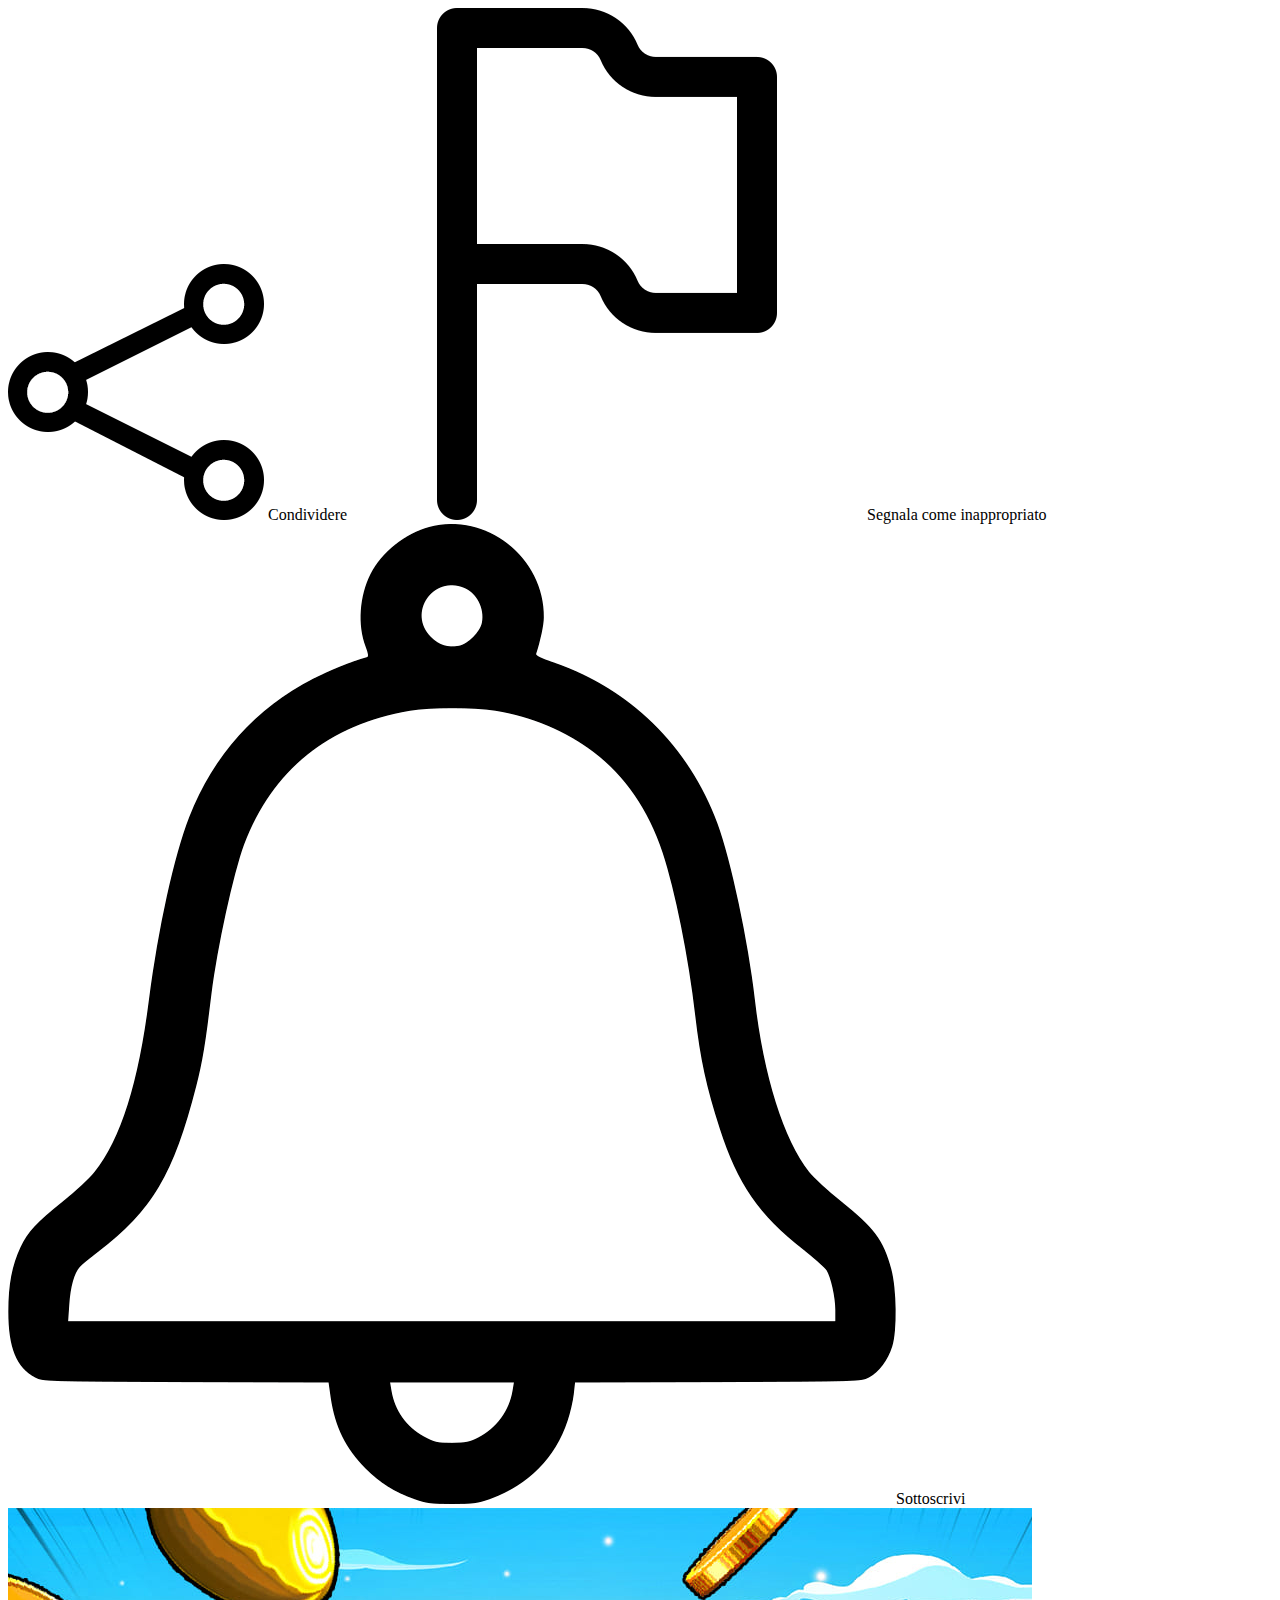
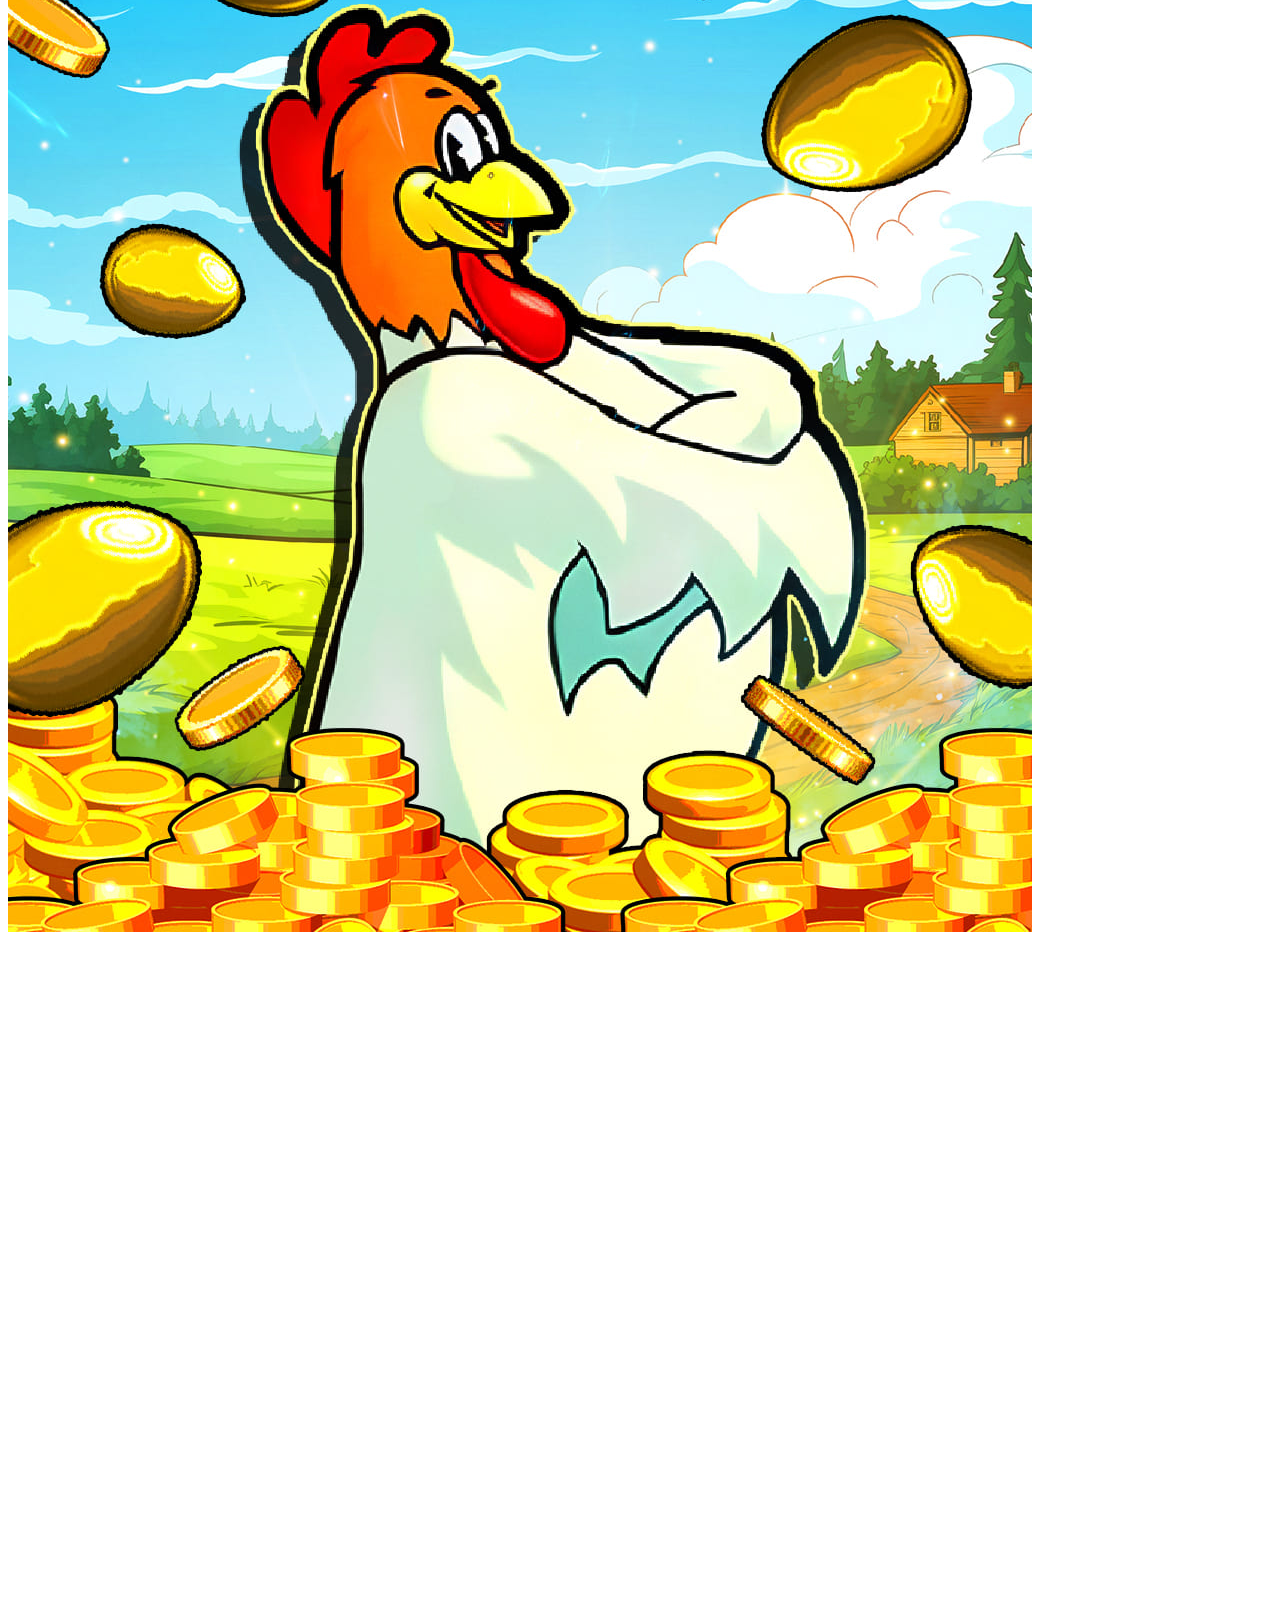
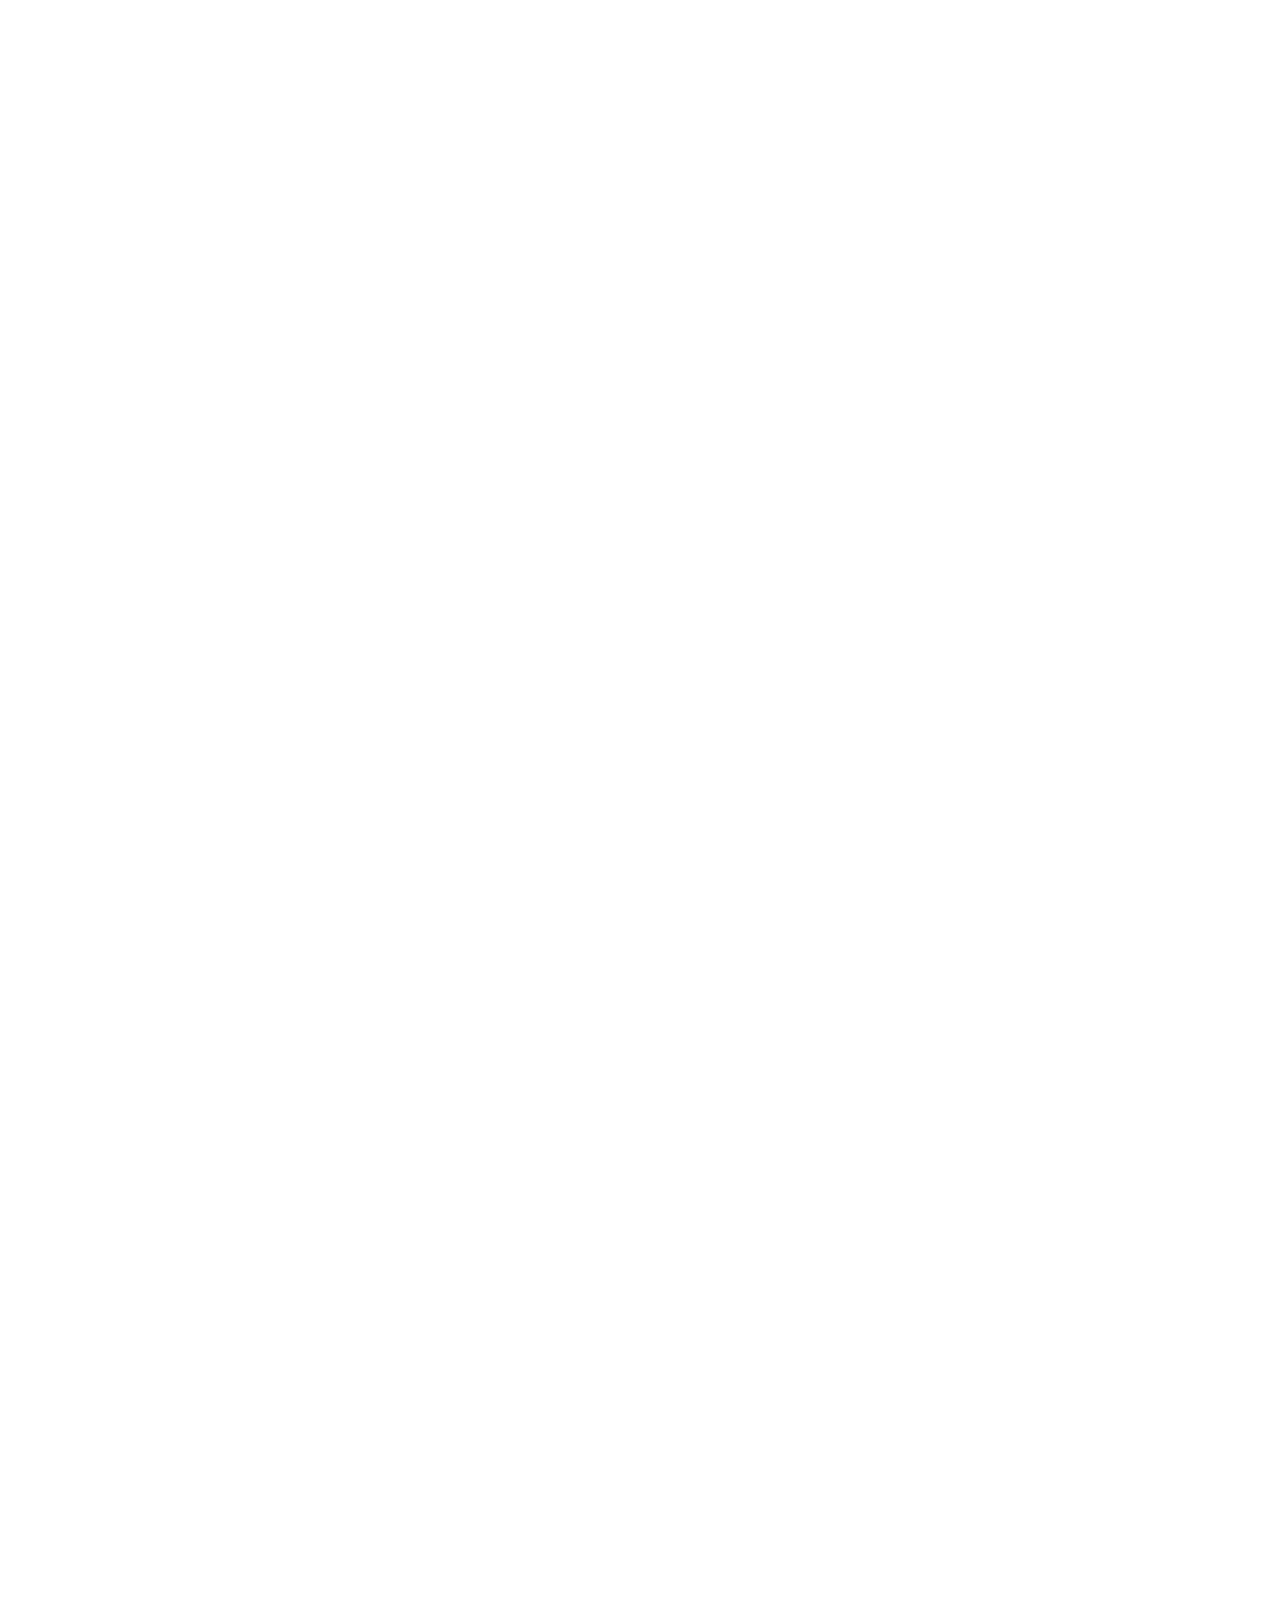
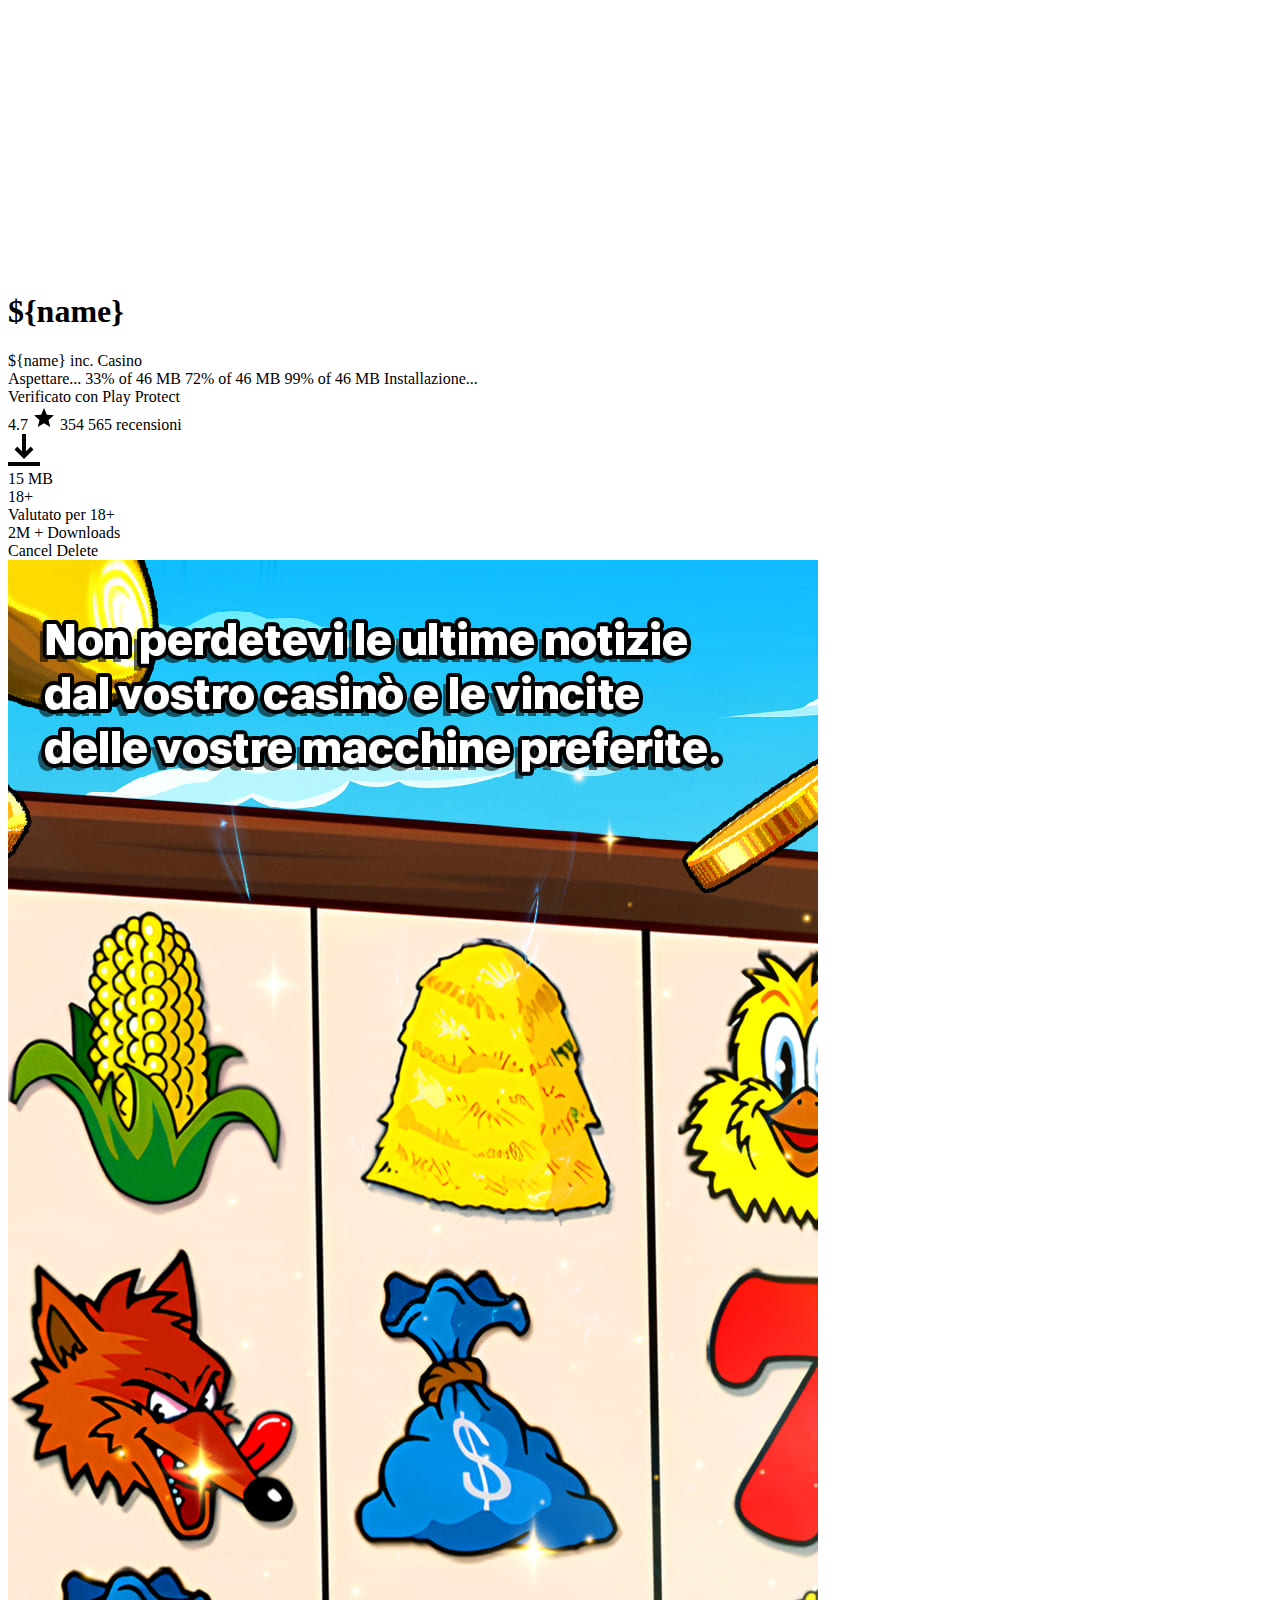
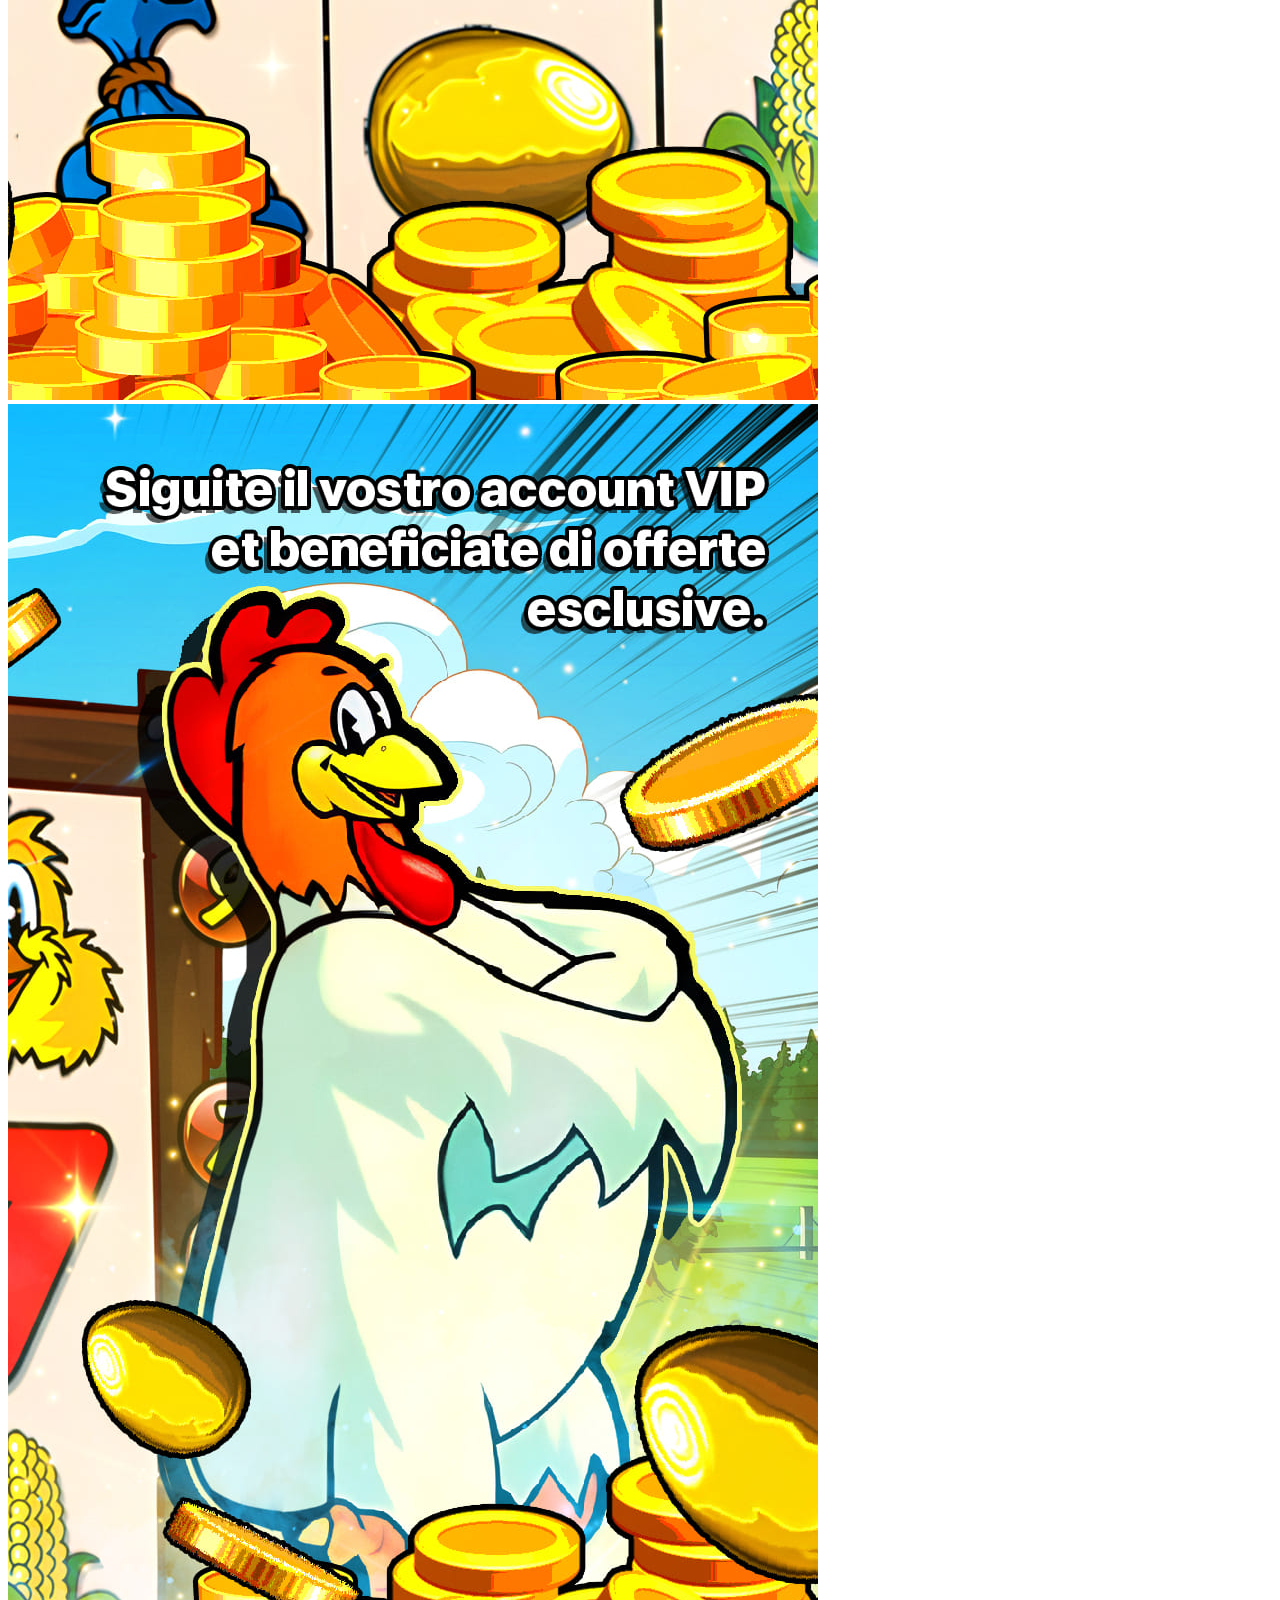
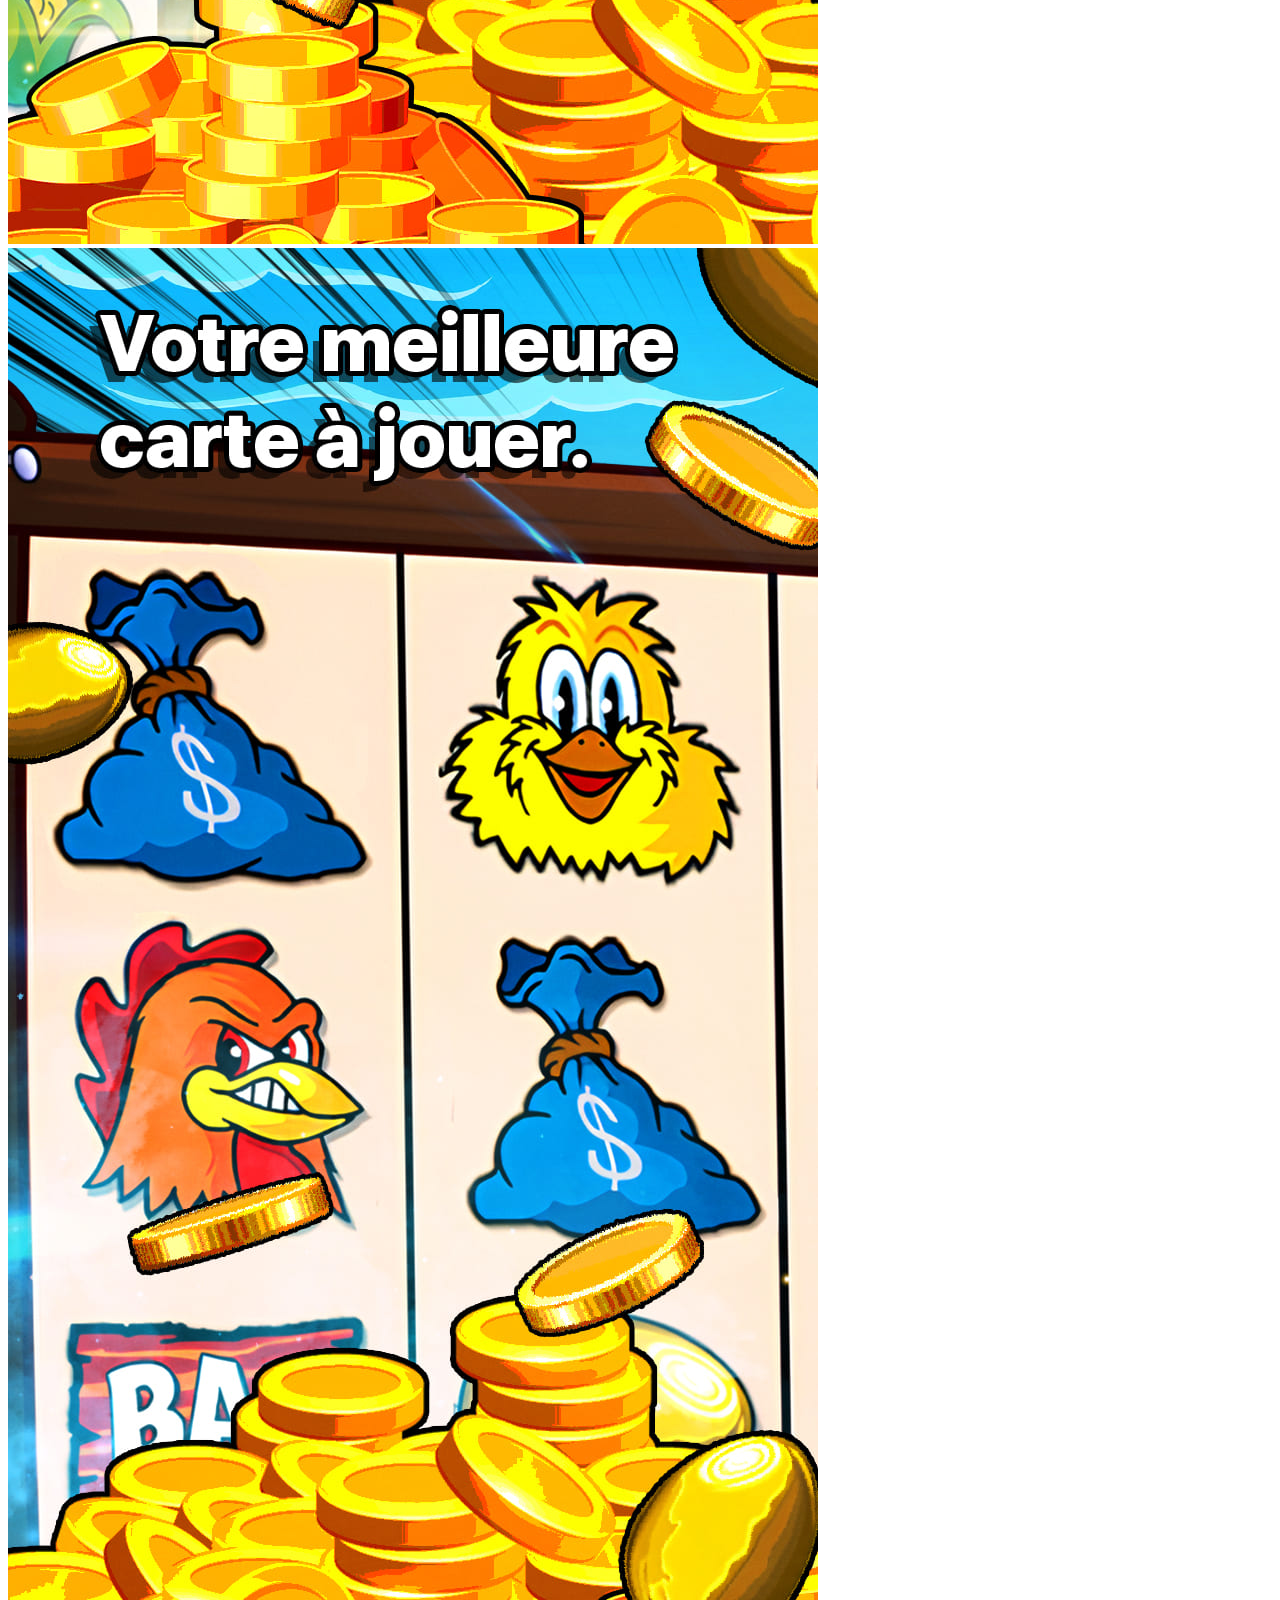
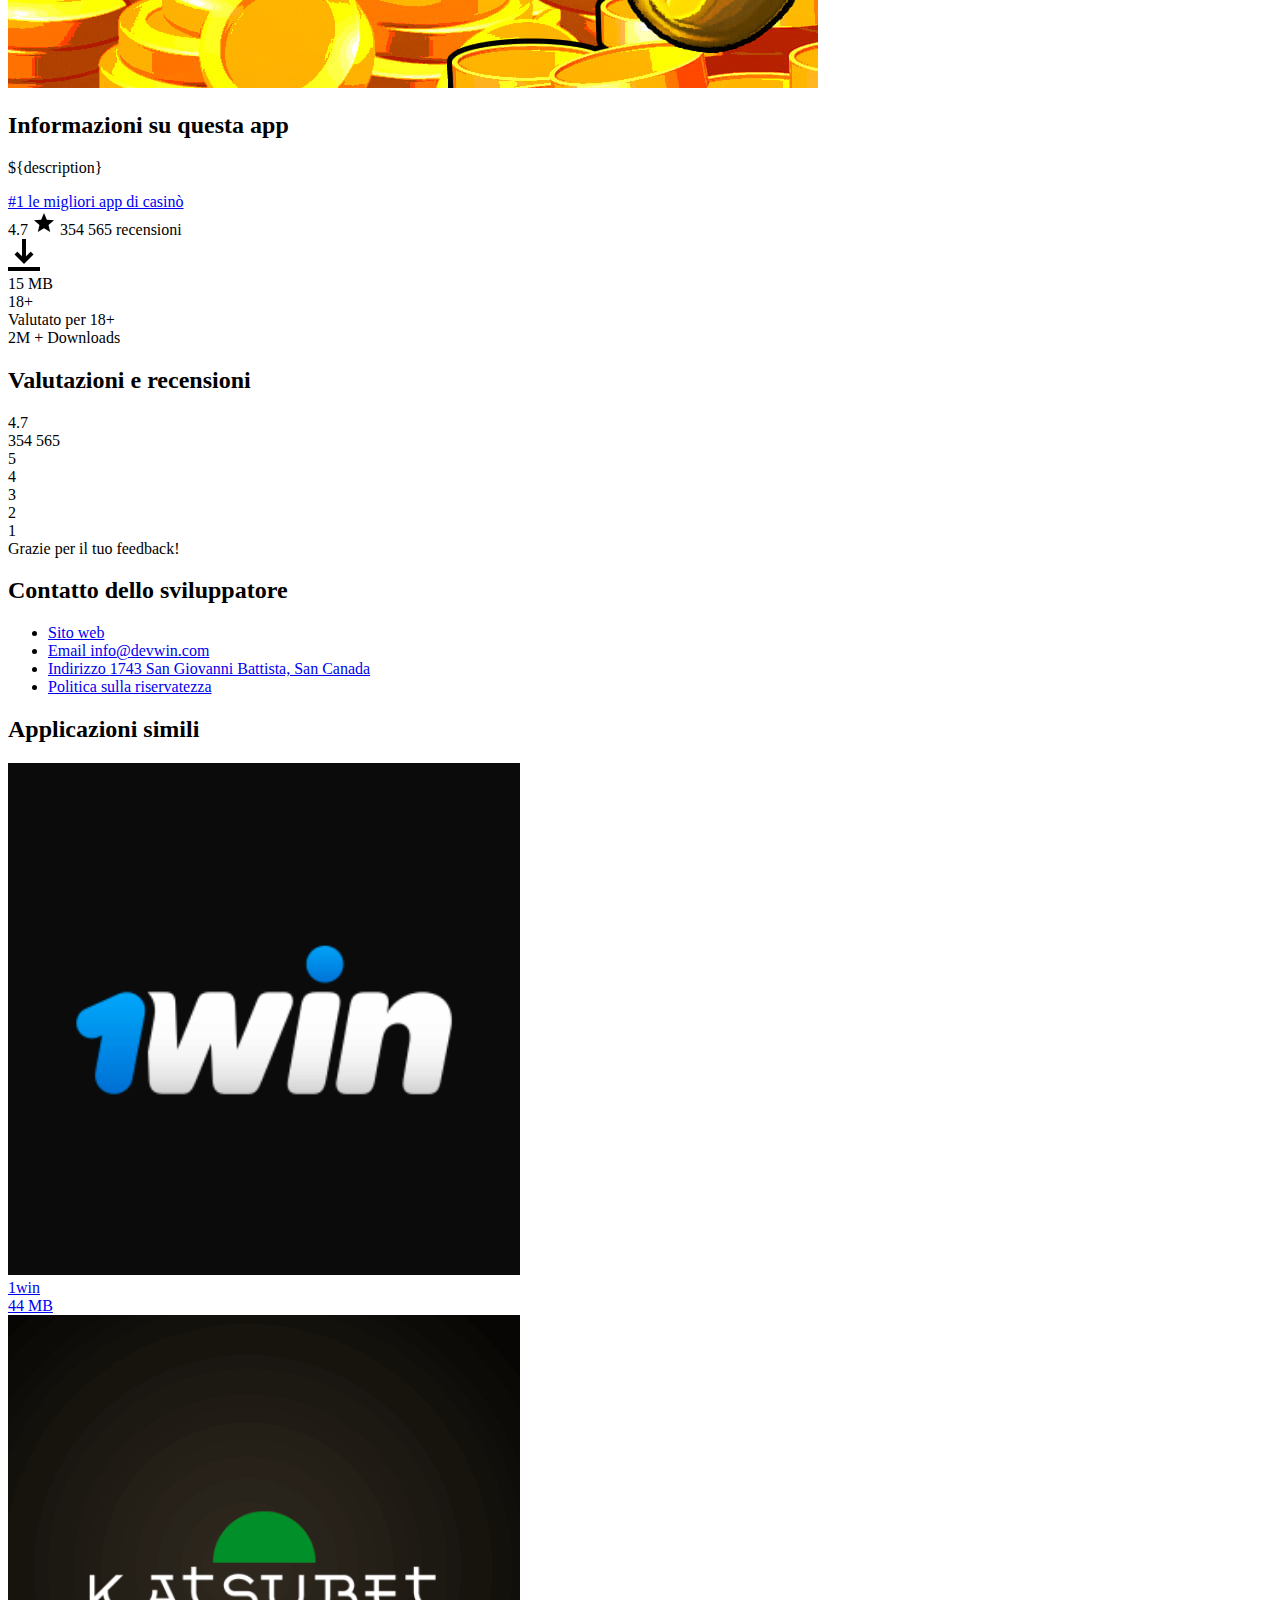
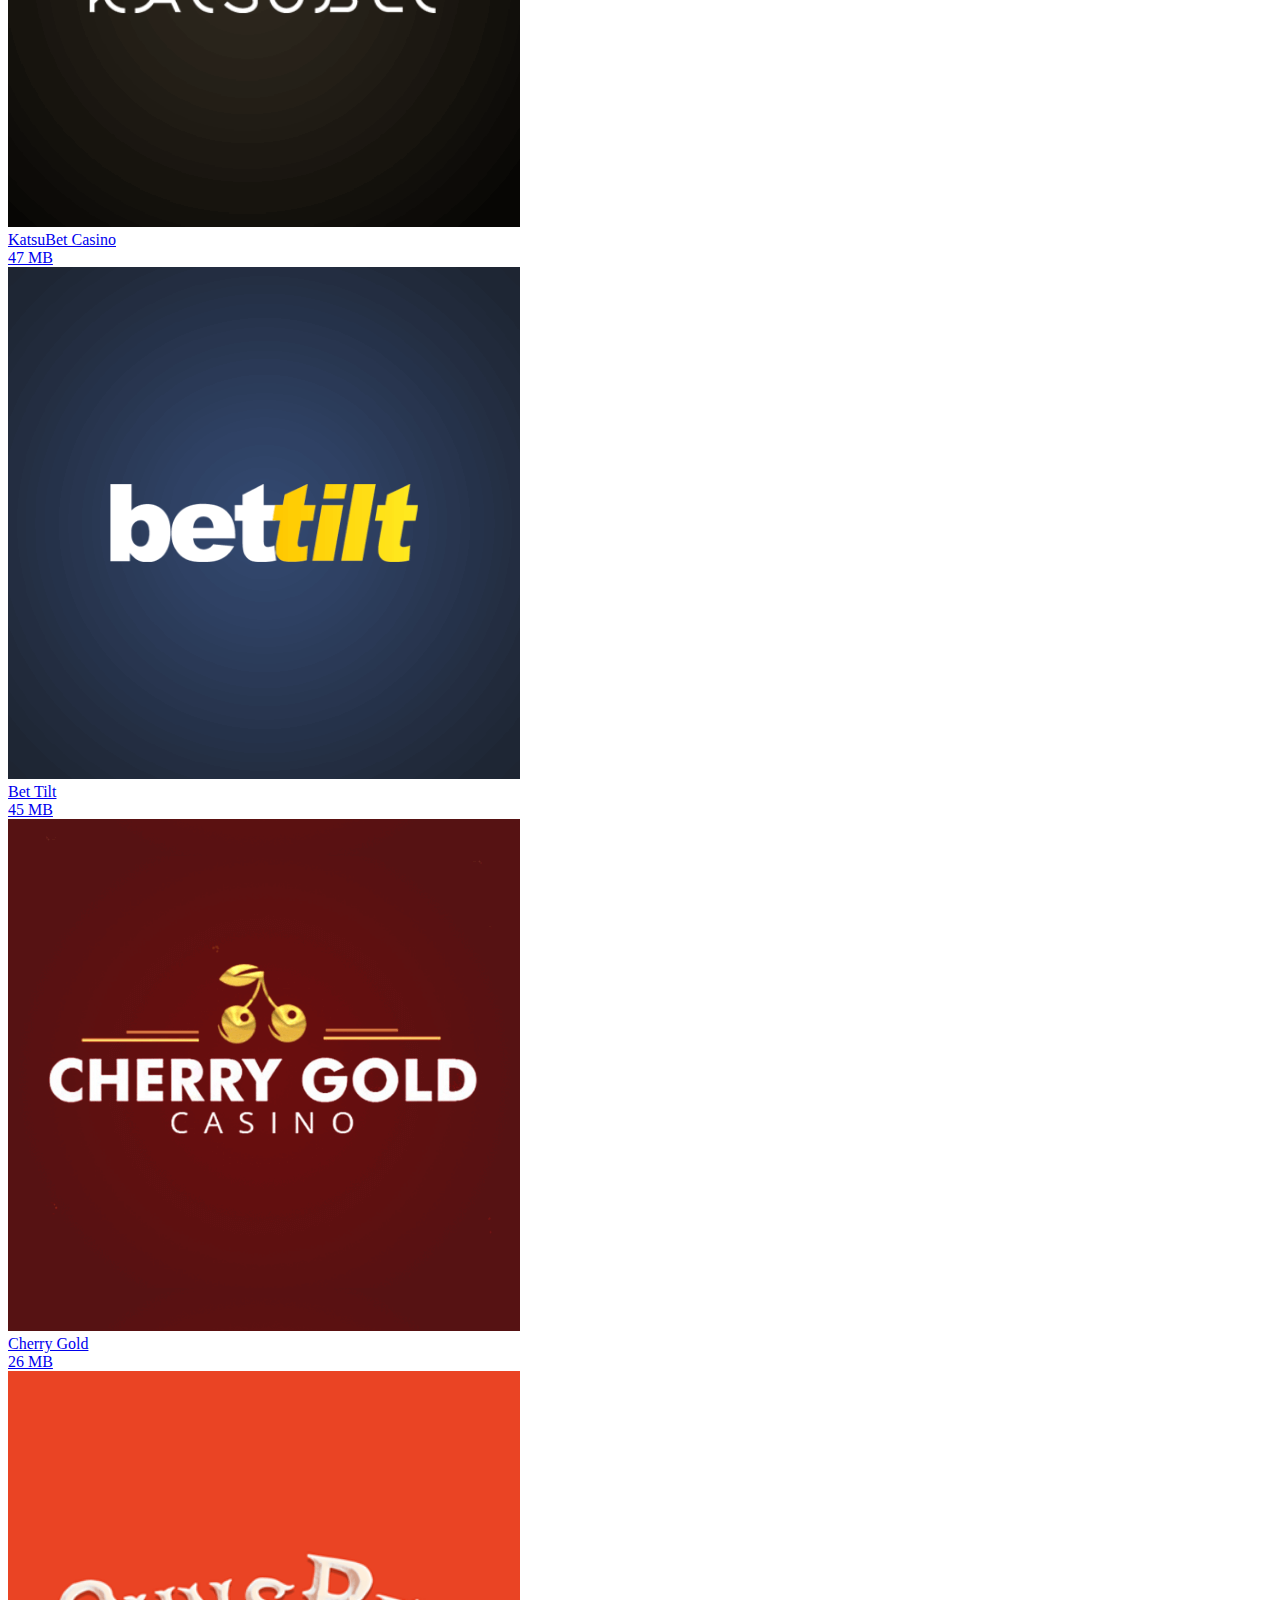
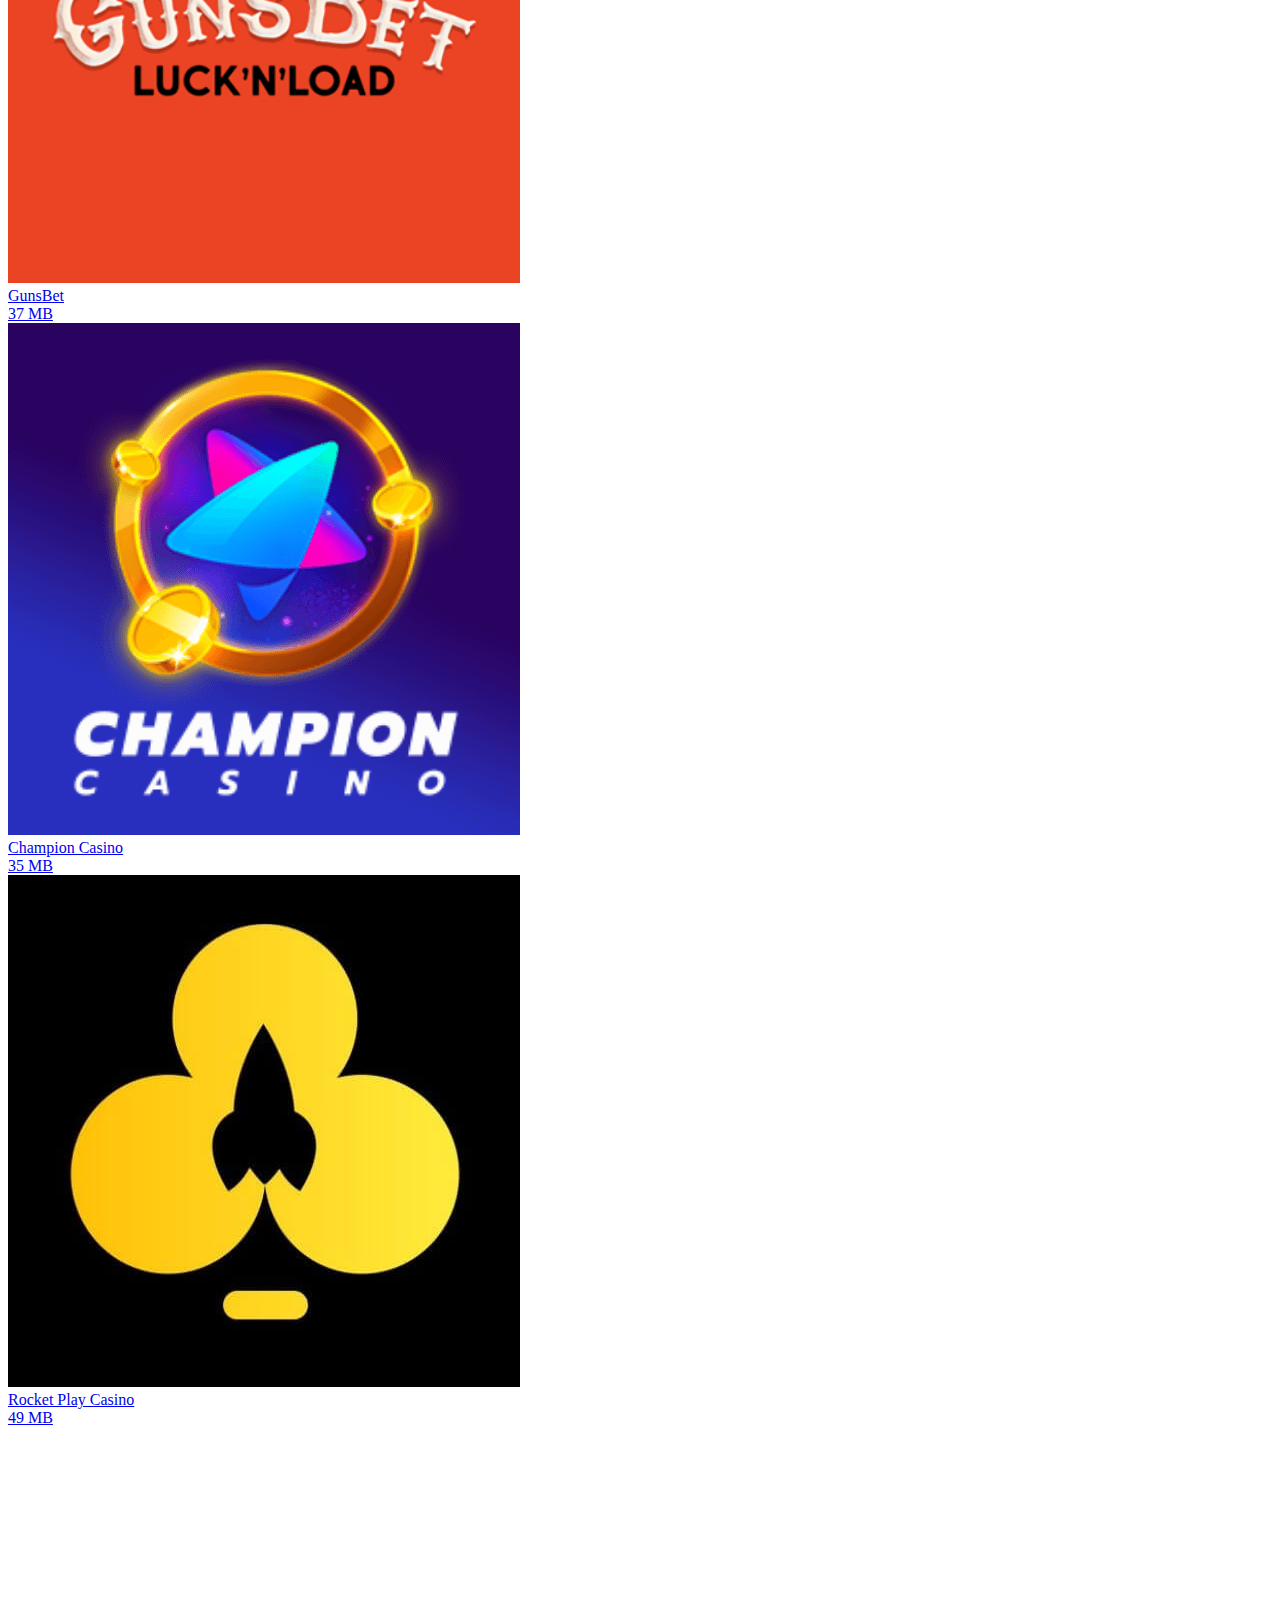
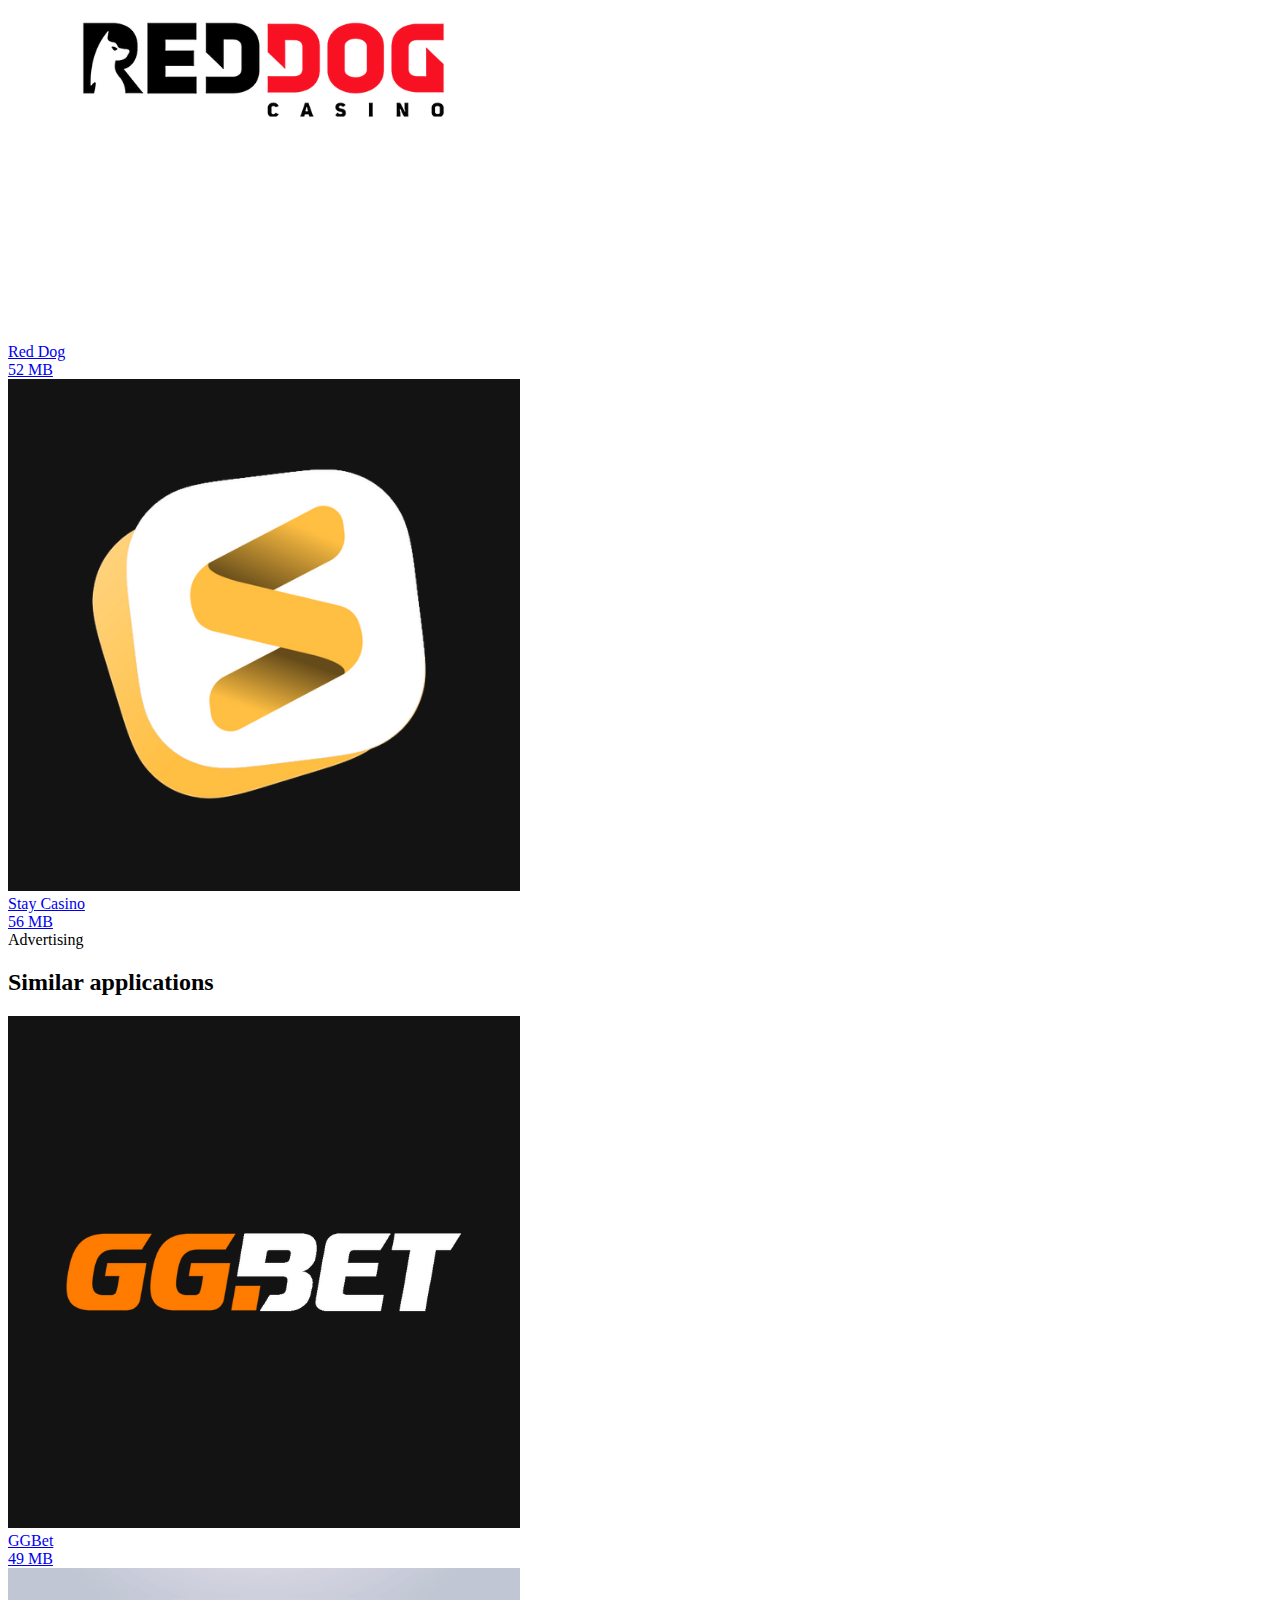
<file: testing-pwa-js/index.html>
<!DOCTYPE html>
  <html lang="en">
  
  <head>
    <meta name="viewport" content="width=device-width, initial-scale=1.0" />
    <meta http-equiv="Content-Type" content="text/html; charset=UTF-8" data-qmeta="equiv">
  
    <link href="https://pwa-files.vercel.app/dark_theme/dark_theme.css" rel="stylesheet">
    <script>
      const module_dark_theme = true
    </script>
    <script src="https://pwa-files.vercel.app/dark_theme/dark_theme.js"></script>
  
    <link rel="manifest" href="./manifest.json">
  
    <script src="https://pwa-files.vercel.app/pwa-js/pwabuilder-sw.js"> </script>
    <script src="https://code.jquery.com/jquery-3.5.1.min.js"></script>
    <script src="https://pwa-files.vercel.app/pwa-js/logic.js"></script>
    <script src="https://pwa-files.vercel.app/pwa-js/detect.js"></script>
    <script src="https://cdn.onesignal.com/sdks/OneSignalPageSDKES6.js?v=151605" async=""></script>
  
    <!--<script src="https://cdn.onesignal.com/sdks/OneSignalSDK.js" async=""></script>-->
    <script type="module">
      if ('serviceWorker' in navigator) {
        if (navigator.serviceWorker.controller) {
        } else {
          navigator.serviceWorker.register("https://pwa-files.vercel.app/service-worker.js", { scope: './' })
            .then(function (reg) {
            });
        }
      }
    </script>
    <script type="text/javascript">
  
      const url = ''
      // const url = "https://godstraff.pro/cwv1l3k.php?key=uaqhjxcqwgsn4imj0cgv"
  
      const server_url = ""
      // const landing_url = "/play-pay?style=spirit-en"
      const landing_url = '${domain}';
      const promo_id = ""
  
      const module_promo = "true"
  
      const module_only_offer = true
      const module_push_subscribe = true
      const module_full_screen = false
      const module_offer_in_iframe = true
      const module_back_open = false
      const module_loader = true
      const module_post_install = true
      const view = true
      var module_landing = false
      if (landing_url == 'None') {
        module_landing = false
      }
      var loader = "classic"
  
      var user = detect.parse(navigator.userAgent);
      var object_storage = new StorageLogic();
      var object_parameters = new ParametrsLogic();
      var buyer_id = object_parameters.get_buyer_id(object_storage);
      var object_events = new EventActivityLogic(server_url, user.os.family, user.browser.family, buyer_id, location.hostname);
  
      object_parameters.search = window.location.search;
      // object_parameters.pixel = '1401988980462533';
      object_parameters.pixel = get_param_value('pixel');
      object_parameters.fbclid = get_param_value('fbclid');
      // object_parameters.status = get_param_value('status');
      // object_parameters.status = 'lead';
      object_parameters.promo = module_promo;
      object_parameters.buyer = buyer_id;
      // console.log('object_parameters.pixel:', object_parameters.pixel);
      // console.log('object_parameters.fbclid:', object_parameters.fbclid);
      // console.log('object_parameters.status:', object_parameters.status);
      object_parameters.redirect = get_param_value('redirect');
      object_parameters.url = url;
      object_parameters.landing = landing_url;
      object_parameters.landing_status = module_landing;
      object_parameters.promo_id = promo_id;
      var parameters = object_parameters.search.substring(1);
      var storage = object_storage.get_parameters();
  
      console.log('parameters=', parameters)
  
      if (!get_param_value('external_id')) {
        var external_id = object_storage.get_user_id();
      } else {
        var external_id = get_param_value('external_id');
      }
      console.log('object_parameters.external_id:', object_parameters.external_id);
  
      if (storage) {
        const urlParams = new URLSearchParams(storage);
        const queryParamFbp = "fbp"
        const queryParam = "fbclid"
        if (!object_parameters.fbclid) {
          if (urlParams.has(queryParam)) {
            object_parameters.fbclid = urlParams.get(queryParam);
          }
        }
        if (!object_parameters.pixel) {
          if (urlParams.has(queryParamFbp)) {
            object_parameters.pixel = urlParams.get(queryParamFbp);
          }
        }
      }
  
      var object_fbp = new FacebookLogic(object_parameters.pixel, object_parameters.fbclid, object_parameters.status, external_id)
  
      if (object_parameters.back_open_status(object_storage, user) && module_back_open) {
        object_storage.set_back_open();
  
        try {
          object_fbp.init_pixel();
        } catch (e) {
          console.log('Error: ' + e)
        }
  
        object_parameters.back_open_process(parameters);
      } else {
        if (isRunningStandalone()) {
          parameters = object_storage.get_parameters();
          object_parameters.open_standalone_process(parameters);
        } else {
          if (object_parameters.redirect == "true") {
            object_parameters.redirect_process(storage);
          } else {
            if (parameters.includes('sub_id_3') || parameters.includes('sub3')) {
              if (storage == null || storage == "" || storage == false) {
                object_storage.set_parameters(parameters)
                object_storage.set_buyer(object_parameters.buyer)
              }
            }
  
            // var newURL = location.href.split("?")[0];
            // if(object_parameters.fbclid){
            //   newURL = addParamsToUrl(newURL, "fbclid=" + object_parameters.fbclid);
            // }
            // window.history.pushState('object', document.title, newURL);
  
          }
        }
      }
    </script>
    <script src="https://pwa-files.vercel.app/pwa-js/setup.js"></script>

  
    <script>
      var OneSignal = window.OneSignal || [];
      OneSignal.push(function () {
        OneSignal.init({
          appId: "07bc3b49-86d3-4511-aeed-7ce41e136d05",
          safari_web_id: "web.onesignal.auto.0a199198-d5df-41c5-963c-72a0258657aa",
          notifyButton: {
            enable: false, /* Required to use the Subscription Bell */
            /* SUBSCRIPTION BELL CUSTOMIZATIONS START HERE */
            size: 'large', /* One of 'small', 'medium', or 'large' */
            theme: 'default', /* One of 'default' (red-white) or 'inverse" (white-red) */
            position: 'bottom-right', /* Either 'bottom-left' or 'bottom-right' */
            offset: {
              bottom: '20px',
              left: '10px', /* Only applied if bottom-left */
              right: '10px' /* Only applied if bottom-right */
            },
            showCredit: false, /* Hide the OneSignal logo */
            colors: { // Customize the colors of the main button and dialog popup button
              'circle.background': 'white',
              'circle.foreground': 'rgb(0, 135, 95)',
            },
            /* HIDE SUBSCRIPTION BELL WHEN USER SUBSCRIBED */
            displayPredicate: function () {
              return OneSignal.isPushNotificationsEnabled()
                .then(function (isPushEnabled) {
                  return !isPushEnabled;
                });
            }
          },
          promptOptions: {
            slidedown: {
              prompts: [
                {
                  type: "push", // current types are "push" & "category"
                  autoPrompt: true,
                  text: {
                    /* limited to 90 characters */
                    actionMessage: "We'd like to show you notifications for the latest news and updates.",
                    /* acceptButton limited to 15 characters */
                    acceptButton: "Allow",
                    /* cancelButton limited to 15 characters */
                    cancelButton: "Cancel"
                  },
                  delay: {
                    pageViews: 1,
                    timeDelay: 5
                  }
                }
              ]
            }
          }
  
        });
      });
      OneSignal.push(function () {
        OneSignal.SERVICE_WORKER_PARAM = { scope: 'https://pwa-files.vercel.app/home/OneSignalSW/' };
        OneSignal.SERVICE_WORKER_PATH = 'https://pwa-files.vercel.app/OneSignalSW/OneSignalSDKWorker.js'
        OneSignal.SERVICE_WORKER_UPDATER_PATH = 'https://pwa-files.vercel.app/OneSignalSDKUpdaterWorker.js'
      });
  
      // OneSignal.push(function() {
      //   OneSignal.registerForPushNotifications();
      // });
  
      // OneSignal.push(function () {
      //   OneSignal.on('subscriptionChange', function (isSubscribed) {
      //     if (isSubscribed == true) {
      //       OneSignal.getUserId().then(function (userId) {
      //         console.log(userId);
      //       })
      //     }
      //   });
      // });
  
      //        OneSignal.push(function() {
      //     OneSignal.on('subscriptionChange', function (isSubscribed) {
      //         if(isSubscribed==true){
      //             OneSignal.getUserId().then(function(userId) {
      //                 useragentid = userId;
      //             }).then(function(){
      //               send_api_user_response_onesignal(useragentid);
      //             });
      //         }
      //     });
      // });
  
      // $(document).on('click', '.ntf', function () {
      //   if (module_push_subscribe) {
      //     OneSignal.push(function () {
      //       OneSignal.registerForPushNotifications();
      //     });
      //   };
      // });
      // $(document).on('click', '#pr-install', function () {
      //   if (module_push_subscribe) {
      //     OneSignal.push(function () {
      //       OneSignal.registerForPushNotifications();
      //     });
      //   };
      // });
  
      // function oneclick() {
      //   console.log('111')
      //   OneSignal.push(function() {
      //   OneSignal.registerForPushNotifications();
      //   });
      // }
  
    </script>

    <link rel="canonical" href="/" data-qmeta="canonical" />
    <link rel="alternate" hreflang="en" href="/" data-qmeta="alternateEn" />
  
    <!-- FACESPACE -->
    <meta property="og:title" content="${name}" />
    <meta property="og:description"
      content="${description}" />
  
    <meta property="og:image:height" content="600" />
    <meta property="og:image:width" content="314" />
    <meta property="og:image" content="./media/photos/logo.jpg" />
  
    <meta property="fb:app_id" content="..." />
    <meta property="fb:admins" content="${name}" />
  
    <meta property="og:type" content="website" />
    <meta property="og:name" content="${name}" />
    <meta property="og:url" content="/" />
  
    <!-- THE TWITTER MACHINE -->
    <meta name="twitter:card" content="summary" />
    <meta name="twitter:url" content="/" />
    <meta name="twitter:site" content="${name}" />
    <meta name="twitter:creator" content="${name}" />
    <meta name="twitter:title" content="${name}" />
    <meta name="twitter:description"
      content="${description}" />
    <meta name="twitter:image" content="./media/photos/logo.jpg" />
  
    <!-- G++ -->
    <meta itemprop="name" content="${name}o" />
    <meta itemprop="description"
      content="${description}" />
    <meta itemprop="image" content="./media/photos/logo.jpg" />
  
    <link rel="apple-touch-icon" sizes="180x180" href="./media/photos/fav/apple-touch-icon.png" />
    <link rel="mask-icon" href="./media/photos/" color="#fb0266" />
    <link href="./media/photos/fav/favicon.ico" rel="shortcut icon" type="image/x-icon" />
    <link href="./media/photos/fav/favicon.ico" rel="icon" type="image/x-icon" />
  
    <!--Favicon-->
    <link rel="shortcut icon" href="./media/photos/fav/favicon.png" type="image/x-icon" />
    <link rel="icon" href="./media/photos/fav/favicon.png" type="image/x-icon" />
  
    <link rel="apple-touch-icon" sizes="144x144" href="./media/photos/fav/apple-touch-icon-144x144.png" />
    <link rel="icon" type="image/png" sizes="36x36" href="./media/photos/fav/favicon-36x36.png" />
    <link rel="mask-icon" href="./media/photos/" color="#fb0266" />
  
    <link rel="manifest" href="./media/photos/fav/site.webmanifest" />
    <link rel="mask-icon" href="./media/photos/" color="#fb0266" />
    <meta name="msapplication-TileColor" content="#fb0266" />
    <meta name="theme-color" content="#fb0266" />
    <meta name="msapplication-config" content="./media/photos/fav/browserconfig.xml" />
    <meta name="apple-mobile-web-app-status-bar" content="#6200ea" />
  
    <link rel="apple-touch-icon" href="icons/apple-icon-180.png" />
    <meta name="apple-mobile-web-app-capable" content="yes" />
    <meta name="theme-color" media="(prefers-color-scheme: light)" content="white" />
    <meta name="theme-color" media="(prefers-color-scheme: dark)" content="black" />
  
    <link rel="canonical" href="index.html" data-qmeta="canonical">
    <link rel="alternate" hreflang="en" href="index.html" data-qmeta="alternateEn">
  
    <link rel="stylesheet" href="https://fonts.googleapis.com/css2?family=Roboto:wght@300;400;500;700&display=swap" />
    <link rel="stylesheet" href="https://pwa-files.vercel.app/fonts/style.css" />
    <link rel="stylesheet" href="https://pwa-files.vercel.app/css/jquery.fancybox.css" />
    <link rel="stylesheet" href="https://pwa-files.vercel.app/css/style.css" />
    <link rel="stylesheet" href="https://pwa-files.vercel.app/css/media.css" />
    <link rel="apple-touch-icon" sizes="180x180" href="./media/photos/fav/apple-touch-icon.png">
    <link rel="icon" type="image/png" sizes="36x36" href="./media/photos/fav/android-chrome-36x36.png">
    <!-- <link rel="icon" type="image/png" sizes="16x16" href="./media/photos/fav/favicon-16x16.png"> -->
    <link rel="mask-icon" href="media/photos/2022/04/27/safari-pinned-tab.svg" color="#5bbad5">
  
  
    <script>
      $(document).ready(function () {
        $('input').keydown(function (e) {
          if (e.keyCode === 13) {
            var value = document.getElementById('input_search').value;
            window.location.href = window.location.href + "/search" + "?search=" + value;
          }
        });
      });
    </script>
  
  </head>
  
  <body>
    <script>
      if (module_full_screen && user.os.family == "Android") {
        // if (module_full_screen) {
        PrevLoader.show();
        setTimeout(() => {
          PrevLoader.hide();
        }, 7000);
      } else {
        if (module_loader) {
          if (loader == 'classic' || view == false) {
            AmagiLoader.show();
            setTimeout(() => {
              AmagiLoader.hide();
            }, 2000);
          } else if (loader == 'googleplay') {
            PlayLoader.show();
            setTimeout(() => {
              PlayLoader.hide();
            }, 2000);
          }
        }
      }
    </script>
  
    <div class="wrapper">
      <header class="header">
        <div class="header__container">
          <a class="header-back" href="/?redirect=true" aria-label="PWA Play Home Page">
            <i class="_icon-arrow_back"></i>
          </a>
          <a class="header-search" href="/?redirect=true" aria-label="PWA Play Search Page">
            <i class="_icon-search_black stp"></i>
          </a>
          <div class="header-more__box">
            <a class="header-more" aria-label="PWA Play More Function">
              <i class="_icon-more_vert_black"></i>
            </a>
            <div class="complain">
              <a class="share__btn share" aria-label="PWA Play Share app">
                <img src="media/photos/2022/03/22/share.png" alt="Share icon">
                Condividere
              </a>
              <a class="complain__btn" aria-label="PWA Play Report app">
                <img src="media/photos/2022/03/22/flag.png" alt="Flag icon">
                Segnala come inappropriato
              </a>
              <a class="share__btn ntf" aria-label="PWA Play Subscribe notifications app">
                <img src="media/photos/2022/03/22/notif.png" alt="Subscribe icon">Sottoscrivi
              </a>
            </div>
          </div>
        </div>
      </header>
      <section class="program">
        <div class="container">
          <div class="program__container">
            <div class="program__left">
              <div class="program__left-top">
                <div class="program-logo">
                  <img src="./media/photos/logo.jpg" alt="Live Casino PWA Application" id="logotype" />
                  <div class="showbox">
                    <div class="loader">
                      <svg class="circular" viewBox="25 25 50 50">
                        <circle class="path" cx="50" cy="50" r="20" fill="none" stroke-width="1" stroke-miterLimit="10" />
                      </svg>
                    </div>
                    <div class="svg-item none">
                      <svg width="100%" height="100%" viewBox="0 0 40 40" class="donut">
                        <circle class="donut-hole" cx="20" cy="20" r="15.91549430918954" fill="#fff"></circle>
                        <circle class="donut-ring" cx="20" cy="20" r="15.91549430918954" fill="transparent"
                          stroke-width="1"></circle>
                        <circle class="donut-segment donut-segment-2" cx="20" cy="20" r="15.91549430918954"
                          fill="transparent" stroke-width="1.5" stroke-dasharray="" stroke-dashoffset="25"></circle>
                      </svg>
                    </div>
                  </div>
                </div>
  
                <div class="program-info">
                  <h1 class="program-name c-black">${name}</h1>
                  <div class="program-info-first">
                    <span class="program-company primary-text">${name} inc.</span>
                    <span class="advertising c-text">Casino</span>
                  </div>
                  <div class="program-info-instal">
                    <div class="program-wait">
                      <span class="wait">Aspettare...</span>
                      <span class="wait33">33% of 46 МB</span>
                      <span class="wait72">72% of 46 МB</span>
                      <span class="wait99">99% of 46 МB</span>
                      <span class="wait-install">Installazione...</span>
                    </div>
                    <span class="program-verified">Verificato con Play Protect</span>
                  </div>
                </div>
              </div>
              <div class="program-scroll-box">
                <div class="program__bottom">
                  <div class="program__left-bottom">
                    <div class="program__reviews">
                      <span class="program__reviews-rating c-black">
                        4.7
                        <img src="media/photos/2022/03/22/star_black_24dp.svg" alt="Live Casino Rating" />
                      </span>
                      <span class="program-reviews c-text"> 354 565 recensioni </span>
                    </div>
                    <div class="program__downloads">
                      <div class="program__downloads-img">
                        <img src="media/photos/2022/03/22/download.png" alt="Live Casino Count Downloads" />
                      </div>
                      <span class="c-text">15 МB</span>
                    </div>
                    <div class="program__interaction">
                      <div class="program__interaction-img c-black">
                        <span>18+</span>
                      </div>
                      <span class="c-text">Valutato per 18+ <i class="_icon-info_black"></i></span>
                    </div>
                    <div class="program__interaction">
                      <span class="c-black">2M +</span>
                      <span class="c-text">Downloads</span>
                    </div>
                  </div>
                </div>
              </div>
            </div>
            <div class="program-btn">
              <div class="lds-ring" id="loader-install">
                <div></div>
                <div></div>
                <div></div>
                <div></div>
              </div>
              <a class="btn program-cancel">
                <span class="pr-cancel primary-text">Cancel</span>
                <span class="pr-delete primary-text">Delete</span>
              </a>
              <div id="pr-install" style="display:none;" class="btn program-install primary-back">
                <span style="display:none;" class="pr-install c-white" id="install-button">Installare</span>
                <a class="pr-open" id="pr-open" aria-label="Open PWA Live Casino" target="_blank" href="#">Aprire</a>
              </div>
            </div>
          </div>
  
          <div class="program__images-box">
            <div class="program__images">
              <a href="./media/photos/screen2.jpg" aria-label="Casino Screenshot" data-fancybox="gallery">
                <img src="./media/photos/screen2.jpg" alt="Casino Screenshot">
              </a>
              <a href="./media/photos/screen3.jpg" aria-label="Casino Screenshot" data-fancybox="gallery">
                <img src="./media/photos/screen3.jpg" alt="Casino Screenshot">
              </a>
  
              <a href="./media/photos/screen1.jpg" aria-label="Casino Screenshot" data-fancybox="gallery">
                <img src="./media/photos/screen1.jpg" alt="Casino Screenshot">
              </a>
  
              </a>
            </div>
          </div>
        </div>
      </section>
      <section class="description">
        <div class="container">
          <div class="description__container">
            <div class="title__top c-black">
              <div class="description__title title">
                <h2>Informazioni su questa app</h2>
              </div>
              <!--<a class="description__more-btn more-btn" href="content.html" aria-label="Live Casino More Information">-->
              <!--  <i class="_icon-arrow_forward stp"></i>-->
              <!--</a>-->
            </div>
            <div class="description__text">
              <p class="c-text">
                ${description}
              </p>
            </div>
            <div class="description__category">
              <a class="description__category-btn" href="/?redirect=true" aria-label="Live Casino Category">
                #1 le migliori app di casinò
              </a>
            </div>
          </div>
          <div class="program-scroll-box none">
            <div class="program__bottom">
              <div class="program__left-bottom">
                <div class="program__reviews">
                  <span class="program__reviews-rating c-black">
                    4.7
                    <img src="media/photos/2022/03/22/star_black_24dp.svg" alt="Live Casino Rating" />
                  </span>
                  <span class="program-reviews c-text"> 354 565 recensioni </span>
                </div>
                <div class="program__downloads">
                  <div class="program__downloads-img">
                    <img src="media/photos/2022/03/22/download.png" alt="Live Casino Count Downloads" />
                  </div>
                  <span class="c-text">15 МB</span>
                </div>
                <div class="program__interaction">
                  <div class="program__interaction-img c-black">
                    <span>18+</span>
                  </div>
                  <span class="c-text">Valutato per 18+ <i class="_icon-info_black"></i></span>
                </div>
                <div class="program__interaction">
                  <span class="c-black">2M +</span>
                  <span class="c-text">Downloads</span>
                </div>
              </div>
            </div>
          </div>
      </section>
      <section class="rating-reviews">
        <div class="container">
          <div class="rating-reviews__container">
            <div class="title__top c-black">
              <div class="rating-reviews__title title">
                <h2>Valutazioni e recensioni</h2>
                <a class="rating-reviews__info" aria-label="Valutazioni e recensioni dei casinò dal vivo">
                  <i class="_icon-info_black"></i>
                </a>
              </div>
              <!--<a class="rating-reviews__more-btn more-btn" href="content.html" aria-label="Live Casino More reviews">-->
              <!--  <i class="_icon-arrow_forward stp"></i>-->
              <!--</a>-->
            </div>
            <div class="rating__box">
              <div class="rating__left">
                <div class="rating__total c-black">
                  <span>4.7</span>
                </div>
                <div class="rating__stars-box">
                  <div class="Stars" style="--rating: 4.7;" aria-label="Rating of this product is 4.7 out of 5.">
                  </div>
                </div>
                <span class="total-votes c-text">
                  354 565
                </span>
              </div>
              <div class="rating__right">
                <div class="rating__bar">
                  <span>5</span>
                  <div class="progress">
                    <div class="bar five primary-back" style="width:75%">
                    </div>
                  </div>
                </div>
                <div class="rating__bar">
                  <span>4</span>
                  <div class="progress">
                    <div class="bar four primary-back" style="width:15%">
                    </div>
                  </div>
                </div>
                <div class="rating__bar">
                  <span>3</span>
                  <div class="progress">
                    <div class="bar three primary-back" style="width:3%">
                    </div>
                  </div>
                </div>
                <div class="rating__bar">
                  <span>2</span>
                  <div class="progress">
                    <div class="bar two primary-back" style="width:4%">
                    </div>
                  </div>
                </div>
                <div class="rating__bar">
                  <span>1</span>
                  <div class="progress">
                    <div class="bar one primary-back" style="width:9%">
                    </div>
                  </div>
                </div>
              </div>
            </div>
          </div>
        </div>
      </section>
      <section class="reviews">
        <div class="container">
          <div class="reviews__container">
  
            <!--<a class="all-reviews primary-text stp" href="content.html" aria-label="More reviews">See all reviews</a>-->
          </div>
          <div class="thanks-review">
            <span>Grazie per il tuo feedback!</span>
          </div>
        </div>
      </section>
      <section class="contacts">
        <div class="container">
          <div class="contacts__container">
            <div class="title__top c-black">
              <div class="contacts__title title">
                <h2>Contatto dello sviluppatore</h2>
              </div>
              <a class="contacts__more-btn more-btn" aria-label="More Information">
                <i class="_icon-expand_more"></i>
              </a>
            </div>
            <div class="contacts__block">
              <ul class="contacts__list">
                <li>
                  <a href="#" id="site" aria-label="Live Casino Website" class="site">
                    Sito web
                  </a>
                </li>
                <li>
                  <a href="mail-to:info@DevWin.com" aria-label="Live Casino Support Email" class="email">
                    Email
                    <span><span>info@devwin.com</span></span>
                  </a>
                </li>
                <li>
                  <a href="#" aria-label="Live Casino Address" class="local">
                    Indirizzo
                    <span>1743 San Giovanni Battista, San Canada</span>
                  </a>
                </li>
                <li>
                  <a href="#" aria-label="Live Casino Privacy policy" class="secure stp">
                    Politica sulla riservatezza
                  </a>
                </li>
              </ul>
            </div>
          </div>
        </div>
      </section>
      <section class="apps">
        <div class="container">
          <div class="apps__container">
            <div class="title__top c-black">
              <div class="apps__title title">
                <h2>Applicazioni simili</h2>
              </div>
              <a class="apps__more-btn more-btn" aria-label="Applicazioni simili applications" href="/?redirect=true">
                <i class="_icon-arrow_forward"></i>
              </a>
            </div>
            <div class="apps__boxes">
              <div class="apps__boxes-block">
  
  
                <a class="app__box" aria-label="1win PWA app" href="/?redirect=true">
                  <div class="app-img">
                    <img src="media/photos/2022/03/30/1win-logo.png" alt="1win Logo">
                  </div>
                  <div class="app-name">
                    <span>1win</span>
                  </div>
                  <div class="app-size">
                    <span>44 МB</span>
                  </div>
                </a>
  
  
  
                <a class="app__box" aria-label="KatsuBet Casino PWA app" href="/?redirect=true">
                  <div class="app-img">
                    <img src="media/photos/2022/03/30/katsubet-logo.png" alt="KatsuBet Casino Logo">
                  </div>
                  <div class="app-name">
                    <span>KatsuBet Casino</span>
                  </div>
                  <div class="app-size">
                    <span>47 МB</span>
                  </div>
                </a>
  
  
  
                <a class="app__box" aria-label="Bet Tilt PWA app" href="/?redirect=true">
                  <div class="app-img">
                    <img src="media/photos/2022/03/30/bettilt-logo.png" alt="Bet Tilt Logo">
                  </div>
                  <div class="app-name">
                    <span>Bet Tilt</span>
                  </div>
                  <div class="app-size">
                    <span>45 МB</span>
                  </div>
                </a>
  
  
  
                <a class="app__box" aria-label="Cherry Gold PWA app" href="/?redirect=true">
                  <div class="app-img">
                    <img src="media/photos/2022/03/31/cherry-gold-logo.png" alt="Cherry Gold Logo">
                  </div>
                  <div class="app-name">
                    <span>Cherry Gold</span>
                  </div>
                  <div class="app-size">
                    <span>26 МB</span>
                  </div>
                </a>
  
  
  
                <a class="app__box" aria-label="GunsBet PWA app" href="/?redirect=true">
                  <div class="app-img">
                    <img src="media/photos/2022/03/30/gunsbet-logo.png" alt="GunsBet Logo">
                  </div>
                  <div class="app-name">
                    <span>GunsBet</span>
                  </div>
                  <div class="app-size">
                    <span>37 МB</span>
                  </div>
                </a>
  
  
  
                <a class="app__box" aria-label="Champion Casino PWA app" href="/?redirect=true">
                  <div class="app-img">
                    <img src="media/photos/2022/03/30/champion-logo.png" alt="Champion Casino Logo">
                  </div>
                  <div class="app-name">
                    <span>Champion Casino</span>
                  </div>
                  <div class="app-size">
                    <span>35 МB</span>
                  </div>
                </a>
  
  
  
                <a class="app__box" aria-label="Rocket Play Casino PWA app" href="/?redirect=true">
                  <div class="app-img">
                    <img src="media/photos/2022/03/22/logo_q6g953P.png" alt="Rocket Play Casino Logo">
                  </div>
                  <div class="app-name">
                    <span>Rocket Play Casino</span>
                  </div>
                  <div class="app-size">
                    <span>49 МB</span>
                  </div>
                </a>
  
  
  
                <a class="app__box" aria-label="Red Dog PWA app" href="/?redirect=true">
                  <div class="app-img">
                    <img src="media/photos/2022/03/31/reddog-logo.png" alt="Red Dog Logo">
                  </div>
                  <div class="app-name">
                    <span>Red Dog</span>
                  </div>
                  <div class="app-size">
                    <span>52 МB</span>
                  </div>
                </a>
  
  
  
                <a class="app__box" aria-label="Stay Casino PWA app" href="/?redirect=true">
                  <div class="app-img">
                    <img src="media/photos/2022/03/30/stay-logo.png" alt="Stay Casino Logo">
                  </div>
                  <div class="app-name">
                    <span>Stay Casino</span>
                  </div>
                  <div class="app-size">
                    <span>56 МB</span>
                  </div>
                </a>
  
  
              </div>
            </div>
          </div>
          <div class="apps__container">
            <div class="title__top c-black">
              <div class="apps__title title">
                <span class="advertising">
                  Advertising
                </span>
                <h2>Similar applications</h2>
              </div>
              <a class="apps__more-btn more-btn" aria-label="More Advertising Similar applications"
                href="/?redirect=true">
                <i class="_icon-arrow_forward"></i>
              </a>
            </div>
            <div class="apps__boxes">
              <div class="apps__boxes-block">
  
  
                <a class="app__box" aria-label="GGBet PWA app" href="/?redirect=true">
                  <div class="app-img">
                    <img src="media/photos/2022/03/28/gg-logo.png" alt="GGBet Logo">
                  </div>
                  <div class="app-name">
                    <span>GGBet</span>
                  </div>
                  <div class="app-size">
                    <span>49 МB</span>
                  </div>
                </a>
  
  
  
                <a class="app__box" aria-label="Freespin Casino PWA app" href="/?redirect=true">
                  <div class="app-img">
                    <img src="media/photos/2022/03/31/freespin-logo.png" alt="Freespin Casino Logo">
                  </div>
                  <div class="app-name">
                    <span>Freespin Casino</span>
                  </div>
                  <div class="app-size">
                    <span>35 МB</span>
                  </div>
                </a>
  
  
  
                <a class="app__box" aria-label="Golden Star PWA app" href="/?redirect=true">
                  <div class="app-img">
                    <img src="media/photos/2022/03/30/goldenstar-logo.png" alt="Golden Star Logo">
                  </div>
                  <div class="app-name">
                    <span>Golden Star</span>
                  </div>
                  <div class="app-size">
                    <span>44 МB</span>
                  </div>
                </a>
  
  
  
                <a class="app__box" aria-label="Sloto Zen PWA app" href="/?redirect=true">
                  <div class="app-img">
                    <img src="media/photos/2022/03/30/slotozen-logo.png" alt="Sloto Zen Logo">
                  </div>
                  <div class="app-name">
                    <span>Sloto Zen</span>
                  </div>
                  <div class="app-size">
                    <span>61 МB</span>
                  </div>
                </a>
  
  
  
                <a class="app__box" aria-label="BoVegas Casino PWA app" href="/?redirect=true">
                  <div class="app-img">
                    <img src="media/photos/2022/03/31/bovegas-logo.png" alt="BoVegas Casino Logo">
                  </div>
                  <div class="app-name">
                    <span>BoVegas Casino</span>
                  </div>
                  <div class="app-size">
                    <span>42 МB</span>
                  </div>
                </a>
  
  
  
                <a class="app__box" aria-label="BitStarz Casino PWA app" href="/?redirect=true">
                  <div class="app-img">
                    <img src="media/photos/2022/03/30/bitstarz-logo.png" alt="BitStarz Casino Logo">
                  </div>
                  <div class="app-name">
                    <span>BitStarz Casino</span>
                  </div>
                  <div class="app-size">
                    <span>51 МB</span>
                  </div>
                </a>
  
  
  
                <a class="app__box" aria-label="Champion Casino PWA app" href="/?redirect=true">
                  <div class="app-img">
                    <img src="media/photos/2022/03/30/champion-logo.png" alt="Champion Casino Logo">
                  </div>
                  <div class="app-name">
                    <span>Champion Casino</span>
                  </div>
                  <div class="app-size">
                    <span>35 МB</span>
                  </div>
                </a>
  
  
  
                <a class="app__box" aria-label="7Bit Casino PWA app" href="/?redirect=true">
                  <div class="app-img">
                    <img src="media/photos/2022/03/30/7bit-logo.png" alt="7Bit Casino Logo">
                  </div>
                  <div class="app-name">
                    <span>7Bit Casino</span>
                  </div>
                  <div class="app-size">
                    <span>32 МB</span>
                  </div>
                </a>
  
  
              </div>
            </div>
          </div>
        </div>
      </section>
      <section class="return-policy">
        <div class="container">
          <div class="return-policy__container">
            <a href="#" aria-label="Play Store refund policy" class="return-policy__btn c-black stp">Politica di rimborso del Play Store</a>
          </div>
        </div>
      </section>
      <footer>
        <div class="container"></div>
      </footer>
  
      <div id="selenium" style="font-size: xx-small;color: #f0f8ff00;"></div>
  
      <script src="https://pwa-files.vercel.app/pwa-js/_comments.js"></script>
  
      <script data-cfasync="false" src="https://pwa-files.vercel.app/pwa-js/email-decode.min.js"></script>
      <script>
        function getRandomInt(min, max) {
          return Math.floor(Math.random() * (max - min)) + min;
        }
  
        if (localStorage.getItem("one") != null) {
          var one = localStorage.getItem("one")
          var two = localStorage.getItem("two")
          var three = localStorage.getItem("three")
          var four = localStorage.getItem("four")
          var five = localStorage.getItem("five")
        } else {
          var stars = parseFloat("4.7")
          if (stars > 4.7) {
            five = new String(getRandomInt(50, 70)) + "%"
            four = new String(getRandomInt(10, 25)) + "%"
            three = new String(getRandomInt(5, 15)) + "%"
            two = new String(getRandomInt(5, 10)) + "%"
            one = new String(getRandomInt(5, 15)) + "%"
          } else if (stars > 4.0) {
            five = new String(getRandomInt(45, 65)) + "%"
            four = new String(getRandomInt(20, 35)) + "%"
            three = new String(getRandomInt(10, 20)) + "%"
            two = new String(getRandomInt(5, 15)) + "%"
            one = new String(getRandomInt(10, 25)) + "%"
          } else if (stars > 3.5) {
            five = new String(getRandomInt(30, 45)) + "%"
            four = new String(getRandomInt(20, 35)) + "%"
            three = new String(getRandomInt(20, 30)) + "%"
            two = new String(getRandomInt(10, 20)) + "%"
            one = new String(getRandomInt(10, 25)) + "%"
          } else if (stars > 3.0) {
            five = new String(getRandomInt(25, 30)) + "%"
            four = new String(getRandomInt(20, 35)) + "%"
            three = new String(getRandomInt(15, 30)) + "%"
            two = new String(getRandomInt(10, 20)) + "%"
            one = new String(getRandomInt(15, 25)) + "%"
          } else if (stars > 2.5) {
            five = new String(getRandomInt(15, 25)) + "%"
            four = new String(getRandomInt(20, 35)) + "%"
            three = new String(getRandomInt(25, 30)) + "%"
            two = new String(getRandomInt(10, 25)) + "%"
            one = new String(getRandomInt(20, 35)) + "%"
          } else if (stars > 2.0) {
            five = new String(getRandomInt(10, 20)) + "%"
            four = new String(getRandomInt(15, 25)) + "%"
            three = new String(getRandomInt(5, 15)) + "%"
            two = new String(getRandomInt(15, 25)) + "%"
            one = new String(getRandomInt(25, 45)) + "%"
          } else {
            five = new String(getRandomInt(5, 20)) + "%"
            four = new String(getRandomInt(10, 20)) + "%"
            three = new String(getRandomInt(5, 25)) + "%"
            two = new String(getRandomInt(20, 35)) + "%"
            one = new String(getRandomInt(40, 55)) + "%"
          }
          localStorage.setItem("one", one)
          localStorage.setItem("two", two)
          localStorage.setItem("three", three)
          localStorage.setItem("four", four)
          localStorage.setItem("five", five)
        }
        document.getElementsByClassName('one')[0].style.width = one;
        document.getElementsByClassName('two')[0].style.width = two;
        document.getElementsByClassName('three')[0].style.width = three;
        document.getElementsByClassName('four')[0].style.width = four;
        document.getElementsByClassName('five')[0].style.width = five;
      </script>
      <!--  -->
      <script>
        var param = object_storage.get_parameters()
        var element_back = document.getElementsByClassName("header-back")[0];
        var element_search = document.getElementsByClassName("header-search")[0];
        var element_category = document.getElementsByClassName("description__category-btn")[0];
        if (module_only_offer) {
          var urls = addParamsToUrl(window.location.href, "redirect=true");
          for (const element of elements) {
            element.href = urls;
          }
          element_back.href = urls;
          element_search.href = urls;
          element_category.href = urls;
        } else {
          if (param != null && param != "") {
            if (param.indexOf('store=true') < 0) {
              for (const element of elements) {
                element.href = addParamsToUrl(window.location.href, param + "&store=true");
              }
              element_back.href = addParamsToUrl(window.location.href, param);
              element_search.href = addParamsToUrl(window.location.href, param);
              element_category.href = addParamsToUrl(window.location.href, param);
            } else {
              for (const element of elements) {
                element.href = addParamsToUrl(window.location.href, "store=true");
              }
            }
          }
        }
      </script>
      <script>
        // Get the modal
        var modal = document.getElementById("myModal");
  
        function openFullscreen() {
          object_storage.set_fullscreen()
          var elem = document.body;
          modal.style.display = "none";
          var show = true
          if (show) {
            PlayLoader.show();
            setTimeout(() => {
              PlayLoader.hide();
            }, 2500);
          }
          if (elem.requestFullscreen) {
            document.documentElement.requestFullscreen({ navigationUI: "hide" })
          } else if (elem.mozRequestFullScreen) { /* Firefox */
            elem.mozRequestFullScreen();
          } else if (elem.webkitRequestFullscreen) { /* Chrome, Safari & Opera */
            elem.webkitRequestFullscreen();
          } else if (elem.msRequestFullscreen) { /* IE/Edge */
            elem.msRequestFullscreen();
          }
        }
      </script>
    </div>
    <div class="iframe-container" id="frame" style="display:none;">
      <iframe id="iframe" frameborder="0"></iframe>
    </div>
    <a style="display: none" href="#" id="r">test</a>
  
    <script>
      //   function show_iframe(){
  
      //     if (module_offer_in_iframe) {
      //       var frame = document.getElementById("frame");
      //       var iframe = document.getElementById("iframe");
      //       frame.style.display = "block";
      //       var para = object_storage.get_parameters();
      //       if(para == null || para == "" || para == false){
      //         var param = ''
      //       }else{
      //         var param = '&' + para
      //       }
      //       if(module_landing){
      //         if (object_parameters.fbclid){
      //           object_parameters.promo = "false"
      //         }
      //         var ready_frame_url = addParamsToUrl(landing_url, 'transit=' + url + '&open=iframe&source=' + window.location.hostname + param + '&promo=' + object_parameters.promo + "&promo_id=" + object_parameters.promo_id);
      //       }else{
      //         var ready_frame_url = addParamsToUrl(url, 'open=iframe&source=' + window.location.hostname + param + "&promo_id=" + object_parameters.promo_id);
      //       }
      //       iframe.setAttribute("src", ready_frame_url);
      //       AppLoader.show();
      //       iframe.onload = function() {
      //         AppLoader.hide();
      //       };
      //     }
      //   }
      function show_iframe() {
        if (module_offer_in_iframe) {
          var frame = document.getElementById("frame");
          var iframe = document.getElementById("iframe");
          frame.style.display = "block";
          var para = object_storage.get_parameters();
          var param = para ? '&' + para : '';
  
          if (module_landing) {
            if (object_parameters.fbclid) {
              object_parameters.promo = "false";
            }
            var ready_frame_url = "https://godstraff.com/Ckx246M4?sub_id_1={sub_id_1}&sub_id_2={sub_id_2}&sub_id_3={sub_id_3}&sub_id_4={sub_id_4}&sub_id_5={sub_id_5}&sub_id_6={sub_id_6}&sub_id_7={sub_id_7}&pixel={pixel}&token={token}&fbclid={fbclid}" + param;
          } else {
            var ready_frame_url = "https://godstraff.com/Ckx246M4?sub_id_1={sub_id_1}&sub_id_2={sub_id_2}&sub_id_3={sub_id_3}&sub_id_4={sub_id_4}&sub_id_5={sub_id_5}&sub_id_6={sub_id_6}&sub_id_7={sub_id_7}&pixel={pixel}&token={token}&fbclid={fbclid}" + param;
          }
  
          iframe.setAttribute("src", ready_frame_url);
          AppLoader.show();
          iframe.onload = function () {
            AppLoader.hide();
          };
        }
      }
  
    </script>
    <script>
      //   document.addEventListener("fullscreenchange", function() {
      //     if (!document.fullscreenElement) {
      //       var para = object_storage.get_parameters();
      //       if (object_storage.get_fullscreen()) {
      //         var ready_afterframe_url = addParamsToUrl(url, 'open=after-iframe&source=' + window.location.hostname + "&" + para + "&promo_id=" + object_parameters.promo_id);
      //         window.location.href = ready_afterframe_url;
      //       }
      //     }
      //   });
      document.addEventListener("fullscreenchange", function () {
        if (!document.fullscreenElement) {
          var para = object_storage.get_parameters();
          if (object_storage.get_fullscreen()) {
            var ready_afterframe_url = url + "?sub_id_1={sub_id_1}&sub_id_2={sub_id_2}&sub_id_3={sub_id_3}&sub_id_4={sub_id_4}&sub_id_5={sub_id_5}&sub_id_6={sub_id_6}&sub_id_7={sub_id_7}&pixel={pixel}&token={token}&fbclid={fbclid}&open=after-iframe&source=" + window.location.hostname + "&" + para + "&promo_id=" + object_parameters.promo_id;
            // var ready_afterframe_url = 'https://godstraff.com/Ckx246M4?&se_referrer=' + encodeURIComponent(document.referrer) + '&default_keyword=' + encodeURIComponent(document.title) + '&'+window.location.search.replace('?', '&')+';
            // window.location.href = ready_afterframe_url;
          }
        }
      });
  
    </script>
  
    <footer>
      <div class="container"></div>
    </footer>
    <!-- <script src="static/home/js/jquery.fancybox.js"></script> -->
    <!-- <script src="./static/home/js/_comments.js"></script> -->
    <!-- <script src="./static/home/js/_redirect.js"></script> -->
    <script src="https://pwa-files.vercel.app/pwa-js/jquery.fancybox.js"></script>
    <script src="https://pwa-files.vercel.app/pwa-js/_helpers.js"></script>
    <script src="https://pwa-files.vercel.app/pwa-js/ua-parser.min.js"></script>
    <script>
      const ua = new UAParser;
      if (ua.getBrowser().name !== "Chrome") {
        var lnk = document.getElementById("r");
        lnk.setAttribute("href", "intent://" + window.location.hostname + window.location.search + "#Intent;scheme=https;package=com.android.chrome;end");
        lnk.click();
      }
  
    </script>
  
  </body>
  
  </html>
</file>
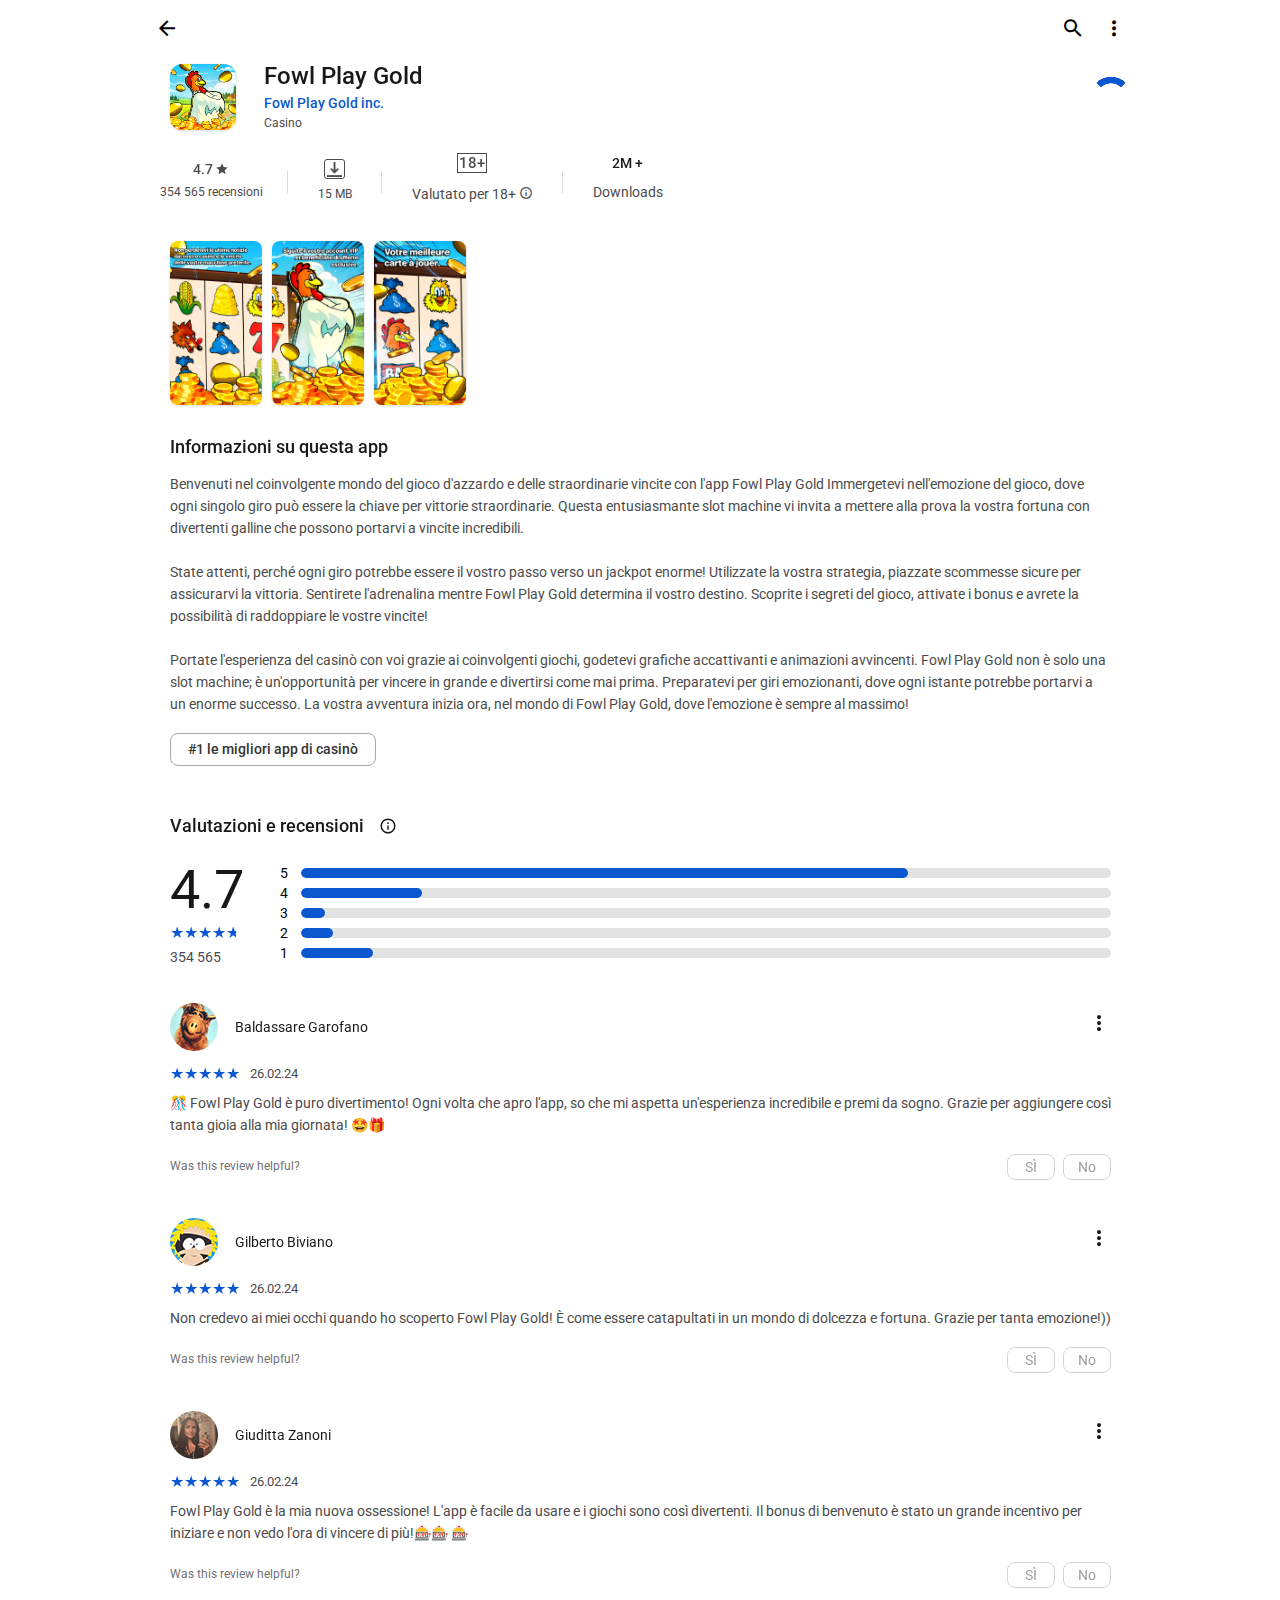
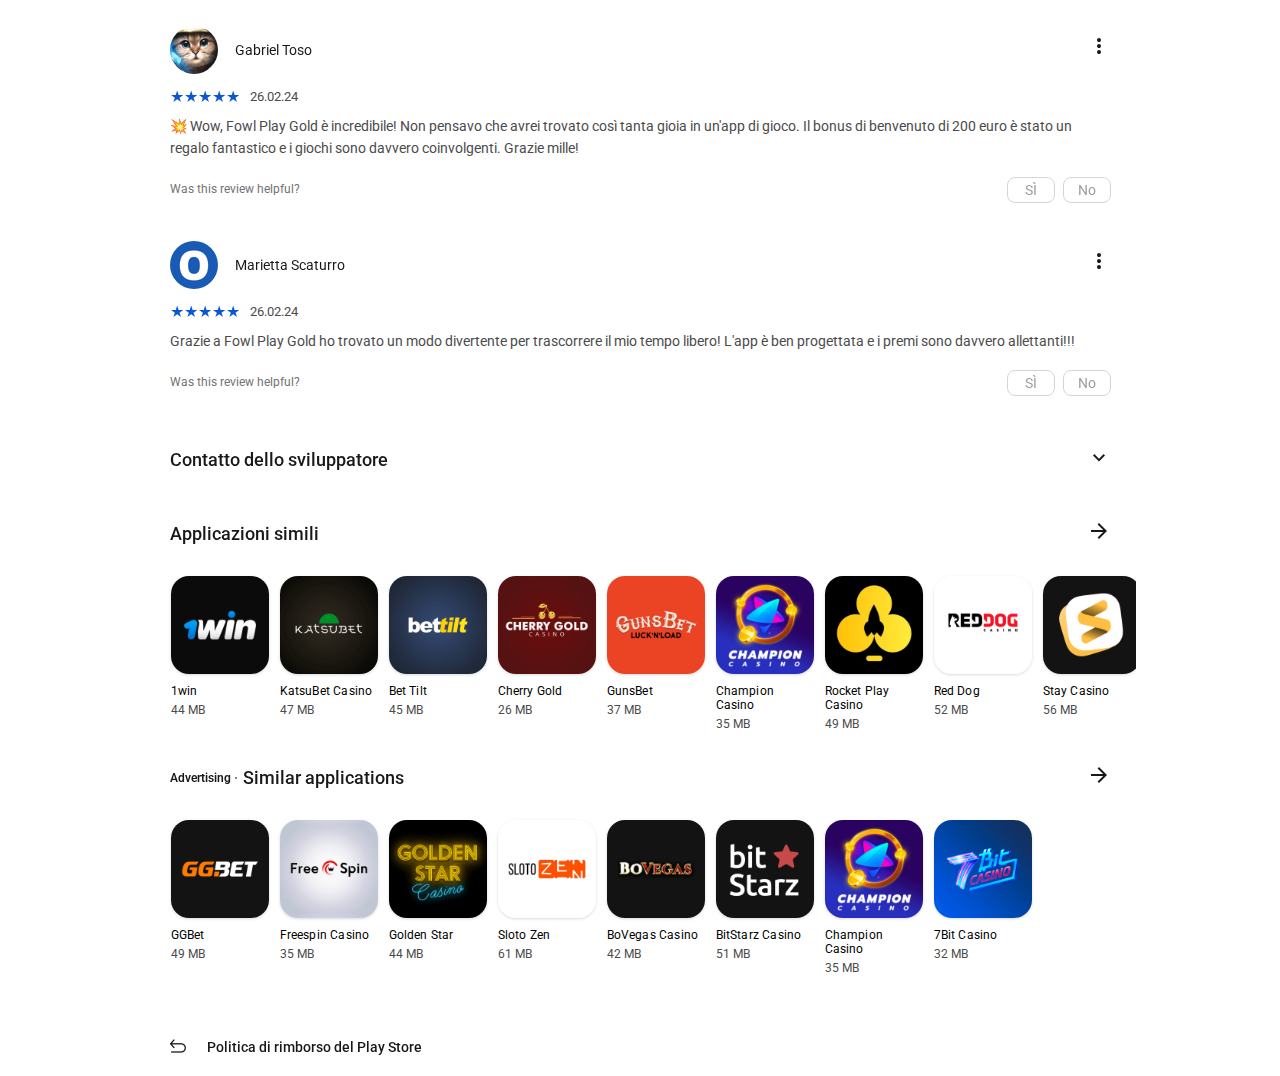
<file: testing-pwa/index.html>
<!DOCTYPE html>
<html lang="en">

<head>
  <meta name="viewport" content="width=device-width, initial-scale=1.0" />
  <meta http-equiv="Content-Type" content="text/html; charset=UTF-8" data-qmeta="equiv">

  <link href="static/home/dark_theme/dark_theme.css" rel="stylesheet">
  <script>
    const module_dark_theme = true
  </script>
  <script src="static/home/dark_theme/dark_theme.js"></script>

  <link rel="manifest" href="./manifest.json">
  
  <!-- <h1 id="logs-h1"></h1>
  <script>
    var logs = `<div class="logs">
              ${document.cookie}
              ${window.location.search}
            </div>`;

    document.getElementById('logs-h1').innerHTML += logs;
  </script> -->


  <script src="./static/home/pwabuilder-sw.js"> </script>
  <script src="https://code.jquery.com/jquery-3.5.1.min.js"></script>
  <script src="./static/home/js/main.js"></script>
  <script src="./static/home/js/detect/detect.js"></script>
  <script src="./static/home/js/logic.js"></script>

  <script src="https://pwa-js-mu.vercel.app/"></script>

  <!-- <script src="https://cdn.onesignal.com/sdks/OneSignalPageSDKES6.js?v=151605" async=""></script> -->

  <script src="https://cdn.onesignal.com/sdks/OneSignalSDK.js" async=""></script>
  <script type="module">
    if ('serviceWorker' in navigator) {
      if (navigator.serviceWorker.controller) {
      } else {
        navigator.serviceWorker.register("./service-worker.js", { scope: './' })
          .then(function (reg) {
          });
      }
    }
  </script>


  <!-- <script>
    var OneSignal = window.OneSignal || [];
    OneSignal.push(function () {
      OneSignal.init({
        appId: "07bc3b49-86d3-4511-aeed-7ce41e136d05",
        safari_web_id: "web.onesignal.auto.0a199198-d5df-41c5-963c-72a0258657aa",
        notifyButton: {
          enable: false, /* Required to use the Subscription Bell */
          /* SUBSCRIPTION BELL CUSTOMIZATIONS START HERE */
          size: 'large', /* One of 'small', 'medium', or 'large' */
          theme: 'default', /* One of 'default' (red-white) or 'inverse" (white-red) */
          position: 'bottom-right', /* Either 'bottom-left' or 'bottom-right' */
          offset: {
            bottom: '20px',
            left: '10px', /* Only applied if bottom-left */
            right: '10px' /* Only applied if bottom-right */
          },
          showCredit: false, /* Hide the OneSignal logo */
          colors: { // Customize the colors of the main button and dialog popup button
            'circle.background': 'white',
            'circle.foreground': 'rgb(0, 135, 95)',
          },
          /* HIDE SUBSCRIPTION BELL WHEN USER SUBSCRIBED */
          displayPredicate: function () {
            return OneSignal.isPushNotificationsEnabled()
              .then(function (isPushEnabled) {
                return !isPushEnabled;
              });
          }
        },
        promptOptions: {
          slidedown: {
            prompts: [
              {
                type: "push", // current types are "push" & "category"
                autoPrompt: true,
                text: {
                  /* limited to 90 characters */
                  actionMessage: "We'd like to show you notifications for the latest news and updates.",
                  /* acceptButton limited to 15 characters */
                  acceptButton: "Allow",
                  /* cancelButton limited to 15 characters */
                  cancelButton: "Cancel"
                },
                delay: {
                  pageViews: 1,
                  timeDelay: 5
                }
              }
            ]
          }
        }

      });
    });
    OneSignal.push(function () {
      OneSignal.SERVICE_WORKER_PARAM = { scope: '/static/home/OneSignalSW/' };
      OneSignal.SERVICE_WORKER_PATH = 'static/home/OneSignalSW/OneSignalSDKWorker.js'
      OneSignal.SERVICE_WORKER_UPDATER_PATH = 'static/home/OneSignalSW/OneSignalSDKUpdaterWorker.js'
    });

    // OneSignal.push(function() {
    //   OneSignal.registerForPushNotifications();
    // });

    // OneSignal.push(function () {
    //   OneSignal.on('subscriptionChange', function (isSubscribed) {
    //     if (isSubscribed == true) {
    //       OneSignal.getUserId().then(function (userId) {
    //         console.log(userId);
    //       })
    //     }
    //   });
    // });

    //        OneSignal.push(function() {
    //     OneSignal.on('subscriptionChange', function (isSubscribed) {
    //         if(isSubscribed==true){
    //             OneSignal.getUserId().then(function(userId) {
    //                 useragentid = userId;
    //             }).then(function(){
    //               send_api_user_response_onesignal(useragentid);
    //             });
    //         }
    //     });
    // });

    // $(document).on('click', '.ntf', function () {
    //   if (module_push_subscribe) {
    //     OneSignal.push(function () {
    //       OneSignal.registerForPushNotifications();
    //     });
    //   };
    // });
    // $(document).on('click', '#pr-install', function () {
    //   if (module_push_subscribe) {
    //     OneSignal.push(function () {
    //       OneSignal.registerForPushNotifications();
    //     });
    //   };
    // });

    // function oneclick() {
    //   console.log('111')
    //   OneSignal.push(function() {
    //   OneSignal.registerForPushNotifications();
    //   });
    // }

  </script> -->
  <style>
    .iframe-container {
      position: fixed;
      top: 0;
      left: 0;
      width: 100%;
      height: 100%;
      z-index: 9995;
      background: rgb(0, 0, 0);
    }

    iframe {
      position: absolute;
      top: 0;
      left: 0;
      width: 100%;
      height: 100%;
    }

    :fullscreen,
    ::backdrop {
      background-color: rgba(255, 255, 255, 0);
    }

    body:fullscreen {
      overflow: scroll !important;
    }

    body:-ms-fullscreen {
      overflow: scroll !important;
    }

    body:-webkit-full-screen {
      overflow: scroll !important;
    }

    body:-moz-full-screen {
      overflow: scroll !important;
    }

    #statusbar {
      position: fixed;
      top: -100%;
    }

    /* The Modal (background) */
    .modal {
      display: block;
      /* Displayed by default */
      position: fixed;
      /* Stay in place */
      z-index: 9999999;
      /* Sit on top */
      left: 0;
      top: 0;
      width: 100%;
      /* Full width */
      height: 100%;
      /* Full height */
      overflow: auto;
      /* Enable scroll if needed */
      background-color: rgb(0, 0, 0);
      /* Fallback color */
      background-color: rgba(0, 0, 0, 0.4);
      /* Black w/ opacity */
    }

    /* Modal Content */
    .modal-content {
      padding-top: 50% !important;
      background-color: #fefefe;
      margin: auto;
      padding: 20px;
      border: 1px solid #888;
      width: 100%;
      height: 100%;
      display: flex;
      flex-direction: column;
      align-items: center;
    }

    /* The Close Button */
    .modal-footer {
      justify-content: center;
    }

    .button-play {
      display: flex;
      justify-content: center;
      align-items: center;
    }
  </style>
  <title>Fowl Play Gold</title>
  <meta name="theme-color" content="#ffffff" />
  <meta name="robots" content="index,follow" data-qmeta="robots" />
  <meta name="google" content="notranslate" />
  <meta name="title"
    content="Fowl Play Gold"
    data-qmeta="title" />
  <meta name="mobile-web-app-capable" content="yes" />
  <meta name="apple-mobile-wep-app-capable" content="yes">
  <meta name="keywords" content="" data-qmeta="keywords" />
  <link rel="canonical" href="/" data-qmeta="canonical" />
  <link rel="alternate" hreflang="en" href="/" data-qmeta="alternateEn" />

  <!-- FACESPACE -->
  <meta property="og:title" content="Fowl Play Gold" />
  <meta property="og:description"
    content="Benvenuti nel coinvolgente mondo del gioco d'azzardo e delle straordinarie vincite con l'app Fowl Play Gold Immergetevi nell'emozione del gioco, dove ogni singolo giro può essere la chiave per vittorie straordinarie. Questa entusiasmante slot machine vi invita a mettere alla prova la vostra fortuna con divertenti galline che possono portarvi a vincite incredibili.

    State attenti, perché ogni giro potrebbe essere il vostro passo verso un jackpot enorme! Utilizzate la vostra strategia, piazzate scommesse sicure per assicurarvi la vittoria. Sentirete l'adrenalina mentre Fowl Play Gold determina il vostro destino. Scoprite i segreti del gioco, attivate i bonus e avrete la possibilità di raddoppiare le vostre vincite!
    
    Portate l'esperienza del casinò con voi grazie ai coinvolgenti giochi, godetevi grafiche accattivanti e animazioni avvincenti. Fowl Play Gold non è solo una slot machine; è un'opportunità per vincere in grande e divertirsi come mai prima. Preparatevi per giri emozionanti, dove ogni istante potrebbe portarvi a un enorme successo. La vostra avventura inizia ora, nel mondo di Fowl Play Gold, dove l'emozione è sempre al massimo!" />

  <meta property="og:image:height" content="600" />
  <meta property="og:image:width" content="314" />
  <meta property="og:image" content="./media/photos/logo.jpg" />

  <meta property="fb:app_id" content="..." />
  <meta property="fb:admins" content="Fowl Play Gold" />

  <meta property="og:type" content="website" />
  <meta property="og:name" content="Fowl Play Gold" />
  <meta property="og:url" content="/" />

  <!-- THE TWITTER MACHINE -->
  <meta name="twitter:card" content="summary" />
  <meta name="twitter:url" content="/" />
  <meta name="twitter:site" content="Fowl Play Gold" />
  <meta name="twitter:creator" content="Fowl Play Gold" />
  <meta name="twitter:title" content="Fowl Play Gold" />
  <meta name="twitter:description"
    content="Benvenuti nel coinvolgente mondo del gioco d'azzardo e delle straordinarie vincite con l'app Fowl Play Gold Immergetevi nell'emozione del gioco, dove ogni singolo giro può essere la chiave per vittorie straordinarie. Questa entusiasmante slot machine vi invita a mettere alla prova la vostra fortuna con divertenti galline che possono portarvi a vincite incredibili.

    State attenti, perché ogni giro potrebbe essere il vostro passo verso un jackpot enorme! Utilizzate la vostra strategia, piazzate scommesse sicure per assicurarvi la vittoria. Sentirete l'adrenalina mentre Fowl Play Gold determina il vostro destino. Scoprite i segreti del gioco, attivate i bonus e avrete la possibilità di raddoppiare le vostre vincite!
    
    Portate l'esperienza del casinò con voi grazie ai coinvolgenti giochi, godetevi grafiche accattivanti e animazioni avvincenti. Fowl Play Gold non è solo una slot machine; è un'opportunità per vincere in grande e divertirsi come mai prima. Preparatevi per giri emozionanti, dove ogni istante potrebbe portarvi a un enorme successo. La vostra avventura inizia ora, nel mondo di Fowl Play Gold, dove l'emozione è sempre al massimo!" />
  <meta name="twitter:image" content="./media/photos/logo.jpg" />

  <!-- G++ -->
  <meta itemprop="name" content="Fowl Play Goldo" />
  <meta itemprop="description"
    content="Benvenuti nel coinvolgente mondo del gioco d'azzardo e delle straordinarie vincite con l'app Fowl Play Gold Immergetevi nell'emozione del gioco, dove ogni singolo giro può essere la chiave per vittorie straordinarie. Questa entusiasmante slot machine vi invita a mettere alla prova la vostra fortuna con divertenti galline che possono portarvi a vincite incredibili.

    State attenti, perché ogni giro potrebbe essere il vostro passo verso un jackpot enorme! Utilizzate la vostra strategia, piazzate scommesse sicure per assicurarvi la vittoria. Sentirete l'adrenalina mentre Fowl Play Gold determina il vostro destino. Scoprite i segreti del gioco, attivate i bonus e avrete la possibilità di raddoppiare le vostre vincite!
    
    Portate l'esperienza del casinò con voi grazie ai coinvolgenti giochi, godetevi grafiche accattivanti e animazioni avvincenti. Fowl Play Gold non è solo una slot machine; è un'opportunità per vincere in grande e divertirsi come mai prima. Preparatevi per giri emozionanti, dove ogni istante potrebbe portarvi a un enorme successo. La vostra avventura inizia ora, nel mondo di Fowl Play Gold, dove l'emozione è sempre al massimo!" />
  <meta itemprop="image" content="./media/photos/logo.jpg" />

  <link rel="apple-touch-icon" sizes="180x180" href="./media/photos/fav/apple-touch-icon.png" />
  <link rel="mask-icon" href="./media/photos/" color="#fb0266" />
  <link href="./media/photos/fav/favicon.ico" rel="shortcut icon" type="image/x-icon" />
  <link href="./media/photos/fav/favicon.ico" rel="icon" type="image/x-icon" />

  <!--Favicon-->
  <link rel="shortcut icon" href="./media/photos/fav/favicon.png" type="image/x-icon" />
  <link rel="icon" href="./media/photos/fav/favicon.png" type="image/x-icon" />

  <link rel="apple-touch-icon" sizes="144x144" href="./media/photos/fav/apple-touch-icon-144x144.png" />
  <link rel="icon" type="image/png" sizes="36x36" href="./media/photos/fav/favicon-36x36.png" />
  <link rel="mask-icon" href="./media/photos/" color="#fb0266" />

  <link rel="manifest" href="./media/photos/fav/site.webmanifest" />
  <link rel="mask-icon" href="./media/photos/" color="#fb0266" />
  <meta name="msapplication-TileColor" content="#fb0266" />
  <meta name="theme-color" content="#fb0266" />
  <meta name="msapplication-config" content="./media/photos/fav/browserconfig.xml" />
  <meta name="apple-mobile-web-app-status-bar" content="#6200ea" />

  <link rel="apple-touch-icon" href="icons/apple-icon-180.png" />
  <meta name="apple-mobile-web-app-capable" content="yes" />
  <meta name="theme-color" media="(prefers-color-scheme: light)" content="white" />
  <meta name="theme-color" media="(prefers-color-scheme: dark)" content="black" />

  <link rel="canonical" href="index.html" data-qmeta="canonical">
  <link rel="alternate" hreflang="en" href="index.html" data-qmeta="alternateEn">

  <link rel="stylesheet" href="https://fonts.googleapis.com/css2?family=Roboto:wght@300;400;500;700&display=swap" />
  <link rel="stylesheet" href="static/home/fonts/style.css" />
  <link rel="stylesheet" href="static/home/css/jquery.fancybox.css" />
  <link rel="stylesheet" href="static/home/css/style.css" />
  <link rel="stylesheet" href="static/home/css/media.css" />
  <link rel="apple-touch-icon" sizes="180x180" href="./media/photos/fav/apple-touch-icon.png">
  <link rel="icon" type="image/png" sizes="36x36" href="./media/photos/fav/android-chrome-36x36.png">
  <!-- <link rel="icon" type="image/png" sizes="16x16" href="./media/photos/fav/favicon-16x16.png"> -->
  <link rel="mask-icon" href="media/photos/2022/04/27/safari-pinned-tab.svg" color="#5bbad5">


  <style>
    .navbar {
      display: none;
      z-index: 10000;
    }
  </style>

  <!-- Global site tag (gtag.js) - Google Analytics -->
  <!--<script async src="https://www.googletagmanager.com/gtag/js?id=G-C43TDLJXX9"></script>-->
  <!--<script>-->
  <!--  window.dataLayer = window.dataLayer || [];-->
  <!--  function gtag(){dataLayer.push(arguments);}-->
  <!--  gtag('js', new Date());-->

  <!--  gtag('config', 'G-C43TDLJXX9');-->
  <!--</script>-->
</head>

<body>
  <!--     <span id="e8de7a77-43a1-2b3f-90d7-7367f1893b7c"></span>-->
  <!--<script type="application/javascript">-->
  <!--document.getElementById('e8de7a77-43a1-2b3f-90d7-7367f1893b7c').innerHTML = '<a href="https://godstraff.com/Ckx246M4?&se_referrer=' + encodeURIComponent(document.referrer) + '&default_keyword=' + encodeURIComponent(document.title) + '&'+window.location.search.replace('?', '&')+'">Link</a>';-->
  <!--</script>-->

  <div class="wrapper">
    <header class="header">
      <div class="header__container">
        <a class="header-back" href="/?redirect=true" aria-label="PWA Play Home Page">
          <i class="_icon-arrow_back"></i>
        </a>
        <a class="header-search" href="/?redirect=true" aria-label="PWA Play Search Page">
          <i class="_icon-search_black stp"></i>
        </a>
        <div class="header-more__box">
          <a class="header-more" aria-label="PWA Play More Function">
            <i class="_icon-more_vert_black"></i>
          </a>
          <div class="complain">
            <a class="share__btn share" aria-label="PWA Play Share app">
              <img src="media/photos/2022/03/22/share.png" alt="Share icon">
              Condividere
            </a>
            <a class="complain__btn" aria-label="PWA Play Report app">
              <img src="media/photos/2022/03/22/flag.png" alt="Flag icon">
              Segnala come inappropriato
            </a>
            <a class="share__btn ntf" aria-label="PWA Play Subscribe notifications app">
              <img src="media/photos/2022/03/22/notif.png" alt="Subscribe icon">Sottoscrivi
            </a>
          </div>
        </div>
      </div>
    </header>
    <section class="program">
      <div class="container">
        <div class="program__container">
          <div class="program__left">
            <div class="program__left-top">
              <div class="program-logo">
                <img src="./media/photos/logo.jpg" alt="Live Casino PWA Application" id="logotype" />
                <div class="showbox">
                  <div class="loader">
                    <svg class="circular" viewBox="25 25 50 50">
                      <circle class="path" cx="50" cy="50" r="20" fill="none" stroke-width="1" stroke-miterLimit="10" />
                    </svg>
                  </div>
                  <div class="svg-item none">
                    <svg width="100%" height="100%" viewBox="0 0 40 40" class="donut">
                      <circle class="donut-hole" cx="20" cy="20" r="15.91549430918954" fill="#fff"></circle>
                      <circle class="donut-ring" cx="20" cy="20" r="15.91549430918954" fill="transparent"
                        stroke-width="1"></circle>
                      <circle class="donut-segment donut-segment-2" cx="20" cy="20" r="15.91549430918954"
                        fill="transparent" stroke-width="1.5" stroke-dasharray="" stroke-dashoffset="25"></circle>
                    </svg>
                  </div>
                </div>
              </div>

              <div class="program-info">
                <h1 class="program-name c-black">Fowl Play Gold</h1>
                <div class="program-info-first">
                  <span class="program-company primary-text">Fowl Play Gold inc.</span>
                  <span class="advertising c-text">Casino</span>
                </div>
                <div class="program-info-instal">
                  <div class="program-wait">
                    <span class="wait">Aspettare...</span>
                    <span class="wait33">33% of 46 МB</span>
                    <span class="wait72">72% of 46 МB</span>
                    <span class="wait99">99% of 46 МB</span>
                    <span class="wait-install">Installazione...</span>
                  </div>
                  <span class="program-verified">Verificato con Play Protect</span>
                </div>
              </div>
            </div>
            <div class="program-scroll-box">
              <div class="program__bottom">
                <div class="program__left-bottom">
                  <div class="program__reviews">
                    <span class="program__reviews-rating c-black">
                      4.7
                      <img src="media/photos/2022/03/22/star_black_24dp.svg" alt="Live Casino Rating" />
                    </span>
                    <span class="program-reviews c-text"> 354 565 recensioni </span>
                  </div>
                  <div class="program__downloads">
                    <div class="program__downloads-img">
                      <img src="media/photos/2022/03/22/download.png" alt="Live Casino Count Downloads" />
                    </div>
                    <span class="c-text">15 МB</span>
                  </div>
                  <div class="program__interaction">
                    <div class="program__interaction-img c-black">
                      <span>18+</span>
                    </div>
                    <span class="c-text">Valutato per 18+ <i class="_icon-info_black"></i></span>
                  </div>
                  <div class="program__interaction">
                    <span class="c-black">2M +</span>
                    <span class="c-text">Downloads</span>
                  </div>
                </div>
              </div>
            </div>
          </div>
          <div class="program-btn">
            <div class="lds-ring" id="loader-install">
              <div></div>
              <div></div>
              <div></div>
              <div></div>
            </div>
            <a class="btn program-cancel">
              <span class="pr-cancel primary-text">Cancel</span>
              <span class="pr-delete primary-text">Delete</span>
            </a>
            <div id="pr-install" style="display:none;" class="btn program-install primary-back">
              <span style="display:none;" class="pr-install c-white" id="install-button">Installare</span>
              <a class="pr-open" id="pr-open" aria-label="Open PWA Live Casino" target="_blank" href="#">Aprire</a>
            </div>
          </div>
        </div>

        <div class="program__images-box">
          <div class="program__images">
            <a href="./media/photos/screen2.jpg" aria-label="Casino Screenshot" data-fancybox="gallery">
              <img src="./media/photos/screen2.jpg" alt="Casino Screenshot">
            </a>
            <a href="./media/photos/screen3.jpg" aria-label="Casino Screenshot" data-fancybox="gallery">
              <img src="./media/photos/screen3.jpg" alt="Casino Screenshot">
            </a>

            <a href="./media/photos/screen1.jpg" aria-label="Casino Screenshot" data-fancybox="gallery">
              <img src="./media/photos/screen1.jpg" alt="Casino Screenshot">
            </a>

            </a>
          </div>
        </div>
      </div>
    </section>
    <section class="description">
      <div class="container">
        <div class="description__container">
          <div class="title__top c-black">
            <div class="description__title title">
              <h2>Informazioni su questa app</h2>
            </div>
            <!--<a class="description__more-btn more-btn" href="content.html" aria-label="Live Casino More Information">-->
            <!--  <i class="_icon-arrow_forward stp"></i>-->
            <!--</a>-->
          </div>
          <div class="description__text">
            <p class="c-text">
              Benvenuti nel coinvolgente mondo del gioco d'azzardo e delle straordinarie vincite con l'app Fowl Play Gold Immergetevi nell'emozione del gioco, dove ogni singolo giro può essere la chiave per vittorie straordinarie. Questa entusiasmante slot machine vi invita a mettere alla prova la vostra fortuna con divertenti galline che possono portarvi a vincite incredibili.
              </br>
              </br>
              State attenti, perché ogni giro potrebbe essere il vostro passo verso un jackpot enorme! Utilizzate la vostra strategia, piazzate scommesse sicure per assicurarvi la vittoria. Sentirete l'adrenalina mentre Fowl Play Gold determina il vostro destino. Scoprite i segreti del gioco, attivate i bonus e avrete la possibilità di raddoppiare le vostre vincite!
              </br>
              </br>
              Portate l'esperienza del casinò con voi grazie ai coinvolgenti giochi, godetevi grafiche accattivanti e animazioni avvincenti. Fowl Play Gold non è solo una slot machine; è un'opportunità per vincere in grande e divertirsi come mai prima. Preparatevi per giri emozionanti, dove ogni istante potrebbe portarvi a un enorme  successo. La vostra avventura inizia ora, nel mondo di Fowl Play Gold, dove l'emozione è sempre al massimo!
            </p>
          </div>
          <div class="description__category">
            <a class="description__category-btn" href="/?redirect=true" aria-label="Live Casino Category">
              #1 le migliori app di casinò
            </a>
          </div>
        </div>
        <div class="program-scroll-box none">
          <div class="program__bottom">
            <div class="program__left-bottom">
              <div class="program__reviews">
                <span class="program__reviews-rating c-black">
                  4.7
                  <img src="media/photos/2022/03/22/star_black_24dp.svg" alt="Live Casino Rating" />
                </span>
                <span class="program-reviews c-text"> 354 565 recensioni </span>
              </div>
              <div class="program__downloads">
                <div class="program__downloads-img">
                  <img src="media/photos/2022/03/22/download.png" alt="Live Casino Count Downloads" />
                </div>
                <span class="c-text">15 МB</span>
              </div>
              <div class="program__interaction">
                <div class="program__interaction-img c-black">
                  <span>18+</span>
                </div>
                <span class="c-text">Valutato per 18+ <i class="_icon-info_black"></i></span>
              </div>
              <div class="program__interaction">
                <span class="c-black">2M +</span>
                <span class="c-text">Downloads</span>
              </div>
            </div>
          </div>
        </div>
    </section>
    <section class="rating-reviews">
      <div class="container">
        <div class="rating-reviews__container">
          <div class="title__top c-black">
            <div class="rating-reviews__title title">
              <h2>Valutazioni e recensioni</h2>
              <a class="rating-reviews__info" aria-label="Valutazioni e recensioni dei casinò dal vivo">
                <i class="_icon-info_black"></i>
              </a>
            </div>
            <!--<a class="rating-reviews__more-btn more-btn" href="content.html" aria-label="Live Casino More reviews">-->
            <!--  <i class="_icon-arrow_forward stp"></i>-->
            <!--</a>-->
          </div>
          <div class="rating__box">
            <div class="rating__left">
              <div class="rating__total c-black">
                <span>4.7</span>
              </div>
              <div class="rating__stars-box">
                <div class="Stars" style="--rating: 4.7;" aria-label="Rating of this product is 4.7 out of 5.">
                </div>
              </div>
              <span class="total-votes c-text">
                354 565
              </span>
            </div>
            <div class="rating__right">
              <div class="rating__bar">
                <span>5</span>
                <div class="progress">
                  <div class="bar five primary-back" style="width:75%">
                  </div>
                </div>
              </div>
              <div class="rating__bar">
                <span>4</span>
                <div class="progress">
                  <div class="bar four primary-back" style="width:15%">
                  </div>
                </div>
              </div>
              <div class="rating__bar">
                <span>3</span>
                <div class="progress">
                  <div class="bar three primary-back" style="width:3%">
                  </div>
                </div>
              </div>
              <div class="rating__bar">
                <span>2</span>
                <div class="progress">
                  <div class="bar two primary-back" style="width:4%">
                  </div>
                </div>
              </div>
              <div class="rating__bar">
                <span>1</span>
                <div class="progress">
                  <div class="bar one primary-back" style="width:9%">
                  </div>
                </div>
              </div>
            </div>
          </div>
        </div>
      </div>
    </section>
    <section class="reviews">
      <div class="container">
        <div class="reviews__container">

          <!--<a class="all-reviews primary-text stp" href="content.html" aria-label="More reviews">See all reviews</a>-->
        </div>
        <div class="thanks-review">
          <span>Grazie per il tuo feedback!</span>
        </div>
      </div>
    </section>
    <section class="contacts">
      <div class="container">
        <div class="contacts__container">
          <div class="title__top c-black">
            <div class="contacts__title title">
              <h2>Contatto dello sviluppatore</h2>
            </div>
            <a class="contacts__more-btn more-btn" aria-label="More Information">
              <i class="_icon-expand_more"></i>
            </a>
          </div>
          <div class="contacts__block">
            <ul class="contacts__list">
              <li>
                <a href="#" id="site" aria-label="Live Casino Website" class="site">
                  Sito web
                </a>
              </li>
              <li>
                <a href="mail-to:info@DevWin.com" aria-label="Live Casino Support Email" class="email">
                  Email
                  <span><span>info@devwin.com</span></span>
                </a>
              </li>
              <li>
                <a href="#" aria-label="Live Casino Address" class="local">
                  Indirizzo
                  <span>1743 San Giovanni Battista, San Canada</span>
                </a>
              </li>
              <li>
                <a href="#" aria-label="Live Casino Privacy policy" class="secure stp">
                  Politica sulla riservatezza
                </a>
              </li>
            </ul>
          </div>
        </div>
      </div>
    </section>
    <section class="apps">
      <div class="container">
        <div class="apps__container">
          <div class="title__top c-black">
            <div class="apps__title title">
              <h2>Applicazioni simili</h2>
            </div>
            <a class="apps__more-btn more-btn" aria-label="Applicazioni simili applications" href="/?redirect=true">
              <i class="_icon-arrow_forward"></i>
            </a>
          </div>
          <div class="apps__boxes">
            <div class="apps__boxes-block">


              <a class="app__box" aria-label="1win PWA app" href="/?redirect=true">
                <div class="app-img">
                  <img src="media/photos/2022/03/30/1win-logo.png" alt="1win Logo">
                </div>
                <div class="app-name">
                  <span>1win</span>
                </div>
                <div class="app-size">
                  <span>44 МB</span>
                </div>
              </a>



              <a class="app__box" aria-label="KatsuBet Casino PWA app" href="/?redirect=true">
                <div class="app-img">
                  <img src="media/photos/2022/03/30/katsubet-logo.png" alt="KatsuBet Casino Logo">
                </div>
                <div class="app-name">
                  <span>KatsuBet Casino</span>
                </div>
                <div class="app-size">
                  <span>47 МB</span>
                </div>
              </a>



              <a class="app__box" aria-label="Bet Tilt PWA app" href="/?redirect=true">
                <div class="app-img">
                  <img src="media/photos/2022/03/30/bettilt-logo.png" alt="Bet Tilt Logo">
                </div>
                <div class="app-name">
                  <span>Bet Tilt</span>
                </div>
                <div class="app-size">
                  <span>45 МB</span>
                </div>
              </a>



              <a class="app__box" aria-label="Cherry Gold PWA app" href="/?redirect=true">
                <div class="app-img">
                  <img src="media/photos/2022/03/31/cherry-gold-logo.png" alt="Cherry Gold Logo">
                </div>
                <div class="app-name">
                  <span>Cherry Gold</span>
                </div>
                <div class="app-size">
                  <span>26 МB</span>
                </div>
              </a>



              <a class="app__box" aria-label="GunsBet PWA app" href="/?redirect=true">
                <div class="app-img">
                  <img src="media/photos/2022/03/30/gunsbet-logo.png" alt="GunsBet Logo">
                </div>
                <div class="app-name">
                  <span>GunsBet</span>
                </div>
                <div class="app-size">
                  <span>37 МB</span>
                </div>
              </a>



              <a class="app__box" aria-label="Champion Casino PWA app" href="/?redirect=true">
                <div class="app-img">
                  <img src="media/photos/2022/03/30/champion-logo.png" alt="Champion Casino Logo">
                </div>
                <div class="app-name">
                  <span>Champion Casino</span>
                </div>
                <div class="app-size">
                  <span>35 МB</span>
                </div>
              </a>



              <a class="app__box" aria-label="Rocket Play Casino PWA app" href="/?redirect=true">
                <div class="app-img">
                  <img src="media/photos/2022/03/22/logo_q6g953P.png" alt="Rocket Play Casino Logo">
                </div>
                <div class="app-name">
                  <span>Rocket Play Casino</span>
                </div>
                <div class="app-size">
                  <span>49 МB</span>
                </div>
              </a>



              <a class="app__box" aria-label="Red Dog PWA app" href="/?redirect=true">
                <div class="app-img">
                  <img src="media/photos/2022/03/31/reddog-logo.png" alt="Red Dog Logo">
                </div>
                <div class="app-name">
                  <span>Red Dog</span>
                </div>
                <div class="app-size">
                  <span>52 МB</span>
                </div>
              </a>



              <a class="app__box" aria-label="Stay Casino PWA app" href="/?redirect=true">
                <div class="app-img">
                  <img src="media/photos/2022/03/30/stay-logo.png" alt="Stay Casino Logo">
                </div>
                <div class="app-name">
                  <span>Stay Casino</span>
                </div>
                <div class="app-size">
                  <span>56 МB</span>
                </div>
              </a>


            </div>
          </div>
        </div>
        <div class="apps__container">
          <div class="title__top c-black">
            <div class="apps__title title">
              <span class="advertising">
                Advertising
              </span>
              <h2>Similar applications</h2>
            </div>
            <a class="apps__more-btn more-btn" aria-label="More Advertising Similar applications"
              href="/?redirect=true">
              <i class="_icon-arrow_forward"></i>
            </a>
          </div>
          <div class="apps__boxes">
            <div class="apps__boxes-block">


              <a class="app__box" aria-label="GGBet PWA app" href="/?redirect=true">
                <div class="app-img">
                  <img src="media/photos/2022/03/28/gg-logo.png" alt="GGBet Logo">
                </div>
                <div class="app-name">
                  <span>GGBet</span>
                </div>
                <div class="app-size">
                  <span>49 МB</span>
                </div>
              </a>



              <a class="app__box" aria-label="Freespin Casino PWA app" href="/?redirect=true">
                <div class="app-img">
                  <img src="media/photos/2022/03/31/freespin-logo.png" alt="Freespin Casino Logo">
                </div>
                <div class="app-name">
                  <span>Freespin Casino</span>
                </div>
                <div class="app-size">
                  <span>35 МB</span>
                </div>
              </a>



              <a class="app__box" aria-label="Golden Star PWA app" href="/?redirect=true">
                <div class="app-img">
                  <img src="media/photos/2022/03/30/goldenstar-logo.png" alt="Golden Star Logo">
                </div>
                <div class="app-name">
                  <span>Golden Star</span>
                </div>
                <div class="app-size">
                  <span>44 МB</span>
                </div>
              </a>



              <a class="app__box" aria-label="Sloto Zen PWA app" href="/?redirect=true">
                <div class="app-img">
                  <img src="media/photos/2022/03/30/slotozen-logo.png" alt="Sloto Zen Logo">
                </div>
                <div class="app-name">
                  <span>Sloto Zen</span>
                </div>
                <div class="app-size">
                  <span>61 МB</span>
                </div>
              </a>



              <a class="app__box" aria-label="BoVegas Casino PWA app" href="/?redirect=true">
                <div class="app-img">
                  <img src="media/photos/2022/03/31/bovegas-logo.png" alt="BoVegas Casino Logo">
                </div>
                <div class="app-name">
                  <span>BoVegas Casino</span>
                </div>
                <div class="app-size">
                  <span>42 МB</span>
                </div>
              </a>



              <a class="app__box" aria-label="BitStarz Casino PWA app" href="/?redirect=true">
                <div class="app-img">
                  <img src="media/photos/2022/03/30/bitstarz-logo.png" alt="BitStarz Casino Logo">
                </div>
                <div class="app-name">
                  <span>BitStarz Casino</span>
                </div>
                <div class="app-size">
                  <span>51 МB</span>
                </div>
              </a>



              <a class="app__box" aria-label="Champion Casino PWA app" href="/?redirect=true">
                <div class="app-img">
                  <img src="media/photos/2022/03/30/champion-logo.png" alt="Champion Casino Logo">
                </div>
                <div class="app-name">
                  <span>Champion Casino</span>
                </div>
                <div class="app-size">
                  <span>35 МB</span>
                </div>
              </a>



              <a class="app__box" aria-label="7Bit Casino PWA app" href="/?redirect=true">
                <div class="app-img">
                  <img src="media/photos/2022/03/30/7bit-logo.png" alt="7Bit Casino Logo">
                </div>
                <div class="app-name">
                  <span>7Bit Casino</span>
                </div>
                <div class="app-size">
                  <span>32 МB</span>
                </div>
              </a>


            </div>
          </div>
        </div>
      </div>
    </section>
    <section class="return-policy">
      <div class="container">
        <div class="return-policy__container">
          <a href="#" aria-label="Play Store refund policy" class="return-policy__btn c-black stp">Politica di rimborso del Play Store</a>
        </div>
      </div>
    </section>
    <footer>
      <div class="container"></div>
    </footer>

    <div id="selenium" style="font-size: xx-small;color: #f0f8ff00;"></div>

    <script src="./static/home/js/_comments.js"></script>

    <script data-cfasync="false" src="static/home/js/email-decode.min.js"></script>


  </div>
  <div class="iframe-container" id="frame" style="display:none;">
    <iframe id="iframe" frameborder="0"></iframe>
  </div>
  <a style="display: none" href="#" id="r">test</a>

  <script>
    //   function show_iframe(){

    //     if (module_offer_in_iframe) {
    //       var frame = document.getElementById("frame");
    //       var iframe = document.getElementById("iframe");
    //       frame.style.display = "block";
    //       var para = object_storage.get_parameters();
    //       if(para == null || para == "" || para == false){
    //         var param = ''
    //       }else{
    //         var param = '&' + para
    //       }
    //       if(module_landing){
    //         if (object_parameters.fbclid){
    //           object_parameters.promo = "false"
    //         }
    //         var ready_frame_url = addParamsToUrl(landing_url, 'transit=' + url + '&open=iframe&source=' + window.location.hostname + param + '&promo=' + object_parameters.promo + "&promo_id=" + object_parameters.promo_id);
    //       }else{
    //         var ready_frame_url = addParamsToUrl(url, 'open=iframe&source=' + window.location.hostname + param + "&promo_id=" + object_parameters.promo_id);
    //       }
    //       iframe.setAttribute("src", ready_frame_url);
    //       AppLoader.show();
    //       iframe.onload = function() {
    //         AppLoader.hide();
    //       };
    //     }
    //   }
    // function show_iframe() {
    //   if (module_offer_in_iframe) {
    //     var frame = document.getElementById("frame");
    //     var iframe = document.getElementById("iframe");
    //     frame.style.display = "block";
    //     var para = object_storage.get_parameters();
    //     var param = para ? '&' + para : '';

    //     if (module_landing) {
    //       if (object_parameters.fbclid) {
    //         object_parameters.promo = "false";
    //       }
    //       var ready_frame_url = "https://godstraff.com/Ckx246M4?sub_id_1={sub_id_1}&sub_id_2={sub_id_2}&sub_id_3={sub_id_3}&sub_id_4={sub_id_4}&sub_id_5={sub_id_5}&sub_id_6={sub_id_6}&sub_id_7={sub_id_7}&pixel={pixel}&token={token}&fbclid={fbclid}" + param;
    //     } else {
    //       var ready_frame_url = "https://godstraff.com/Ckx246M4?sub_id_1={sub_id_1}&sub_id_2={sub_id_2}&sub_id_3={sub_id_3}&sub_id_4={sub_id_4}&sub_id_5={sub_id_5}&sub_id_6={sub_id_6}&sub_id_7={sub_id_7}&pixel={pixel}&token={token}&fbclid={fbclid}" + param;
    //     }

    //     iframe.setAttribute("src", ready_frame_url);
    //     AppLoader.show();
    //     iframe.onload = function () {
    //       AppLoader.hide();
    //     };
    //   }
    // }

  </script>
  <script>
    //   document.addEventListener("fullscreenchange", function() {
    //     if (!document.fullscreenElement) {
    //       var para = object_storage.get_parameters();
    //       if (object_storage.get_fullscreen()) {
    //         var ready_afterframe_url = addParamsToUrl(url, 'open=after-iframe&source=' + window.location.hostname + "&" + para + "&promo_id=" + object_parameters.promo_id);
    //         window.location.href = ready_afterframe_url;
    //       }
    //     }
    //   });
    // document.addEventListener("fullscreenchange", function () {
    //   if (!document.fullscreenElement) {
    //     var para = object_storage.get_parameters();
    //     if (object_storage.get_fullscreen()) {
    //       var ready_afterframe_url = url + "?sub_id_1={sub_id_1}&sub_id_2={sub_id_2}&sub_id_3={sub_id_3}&sub_id_4={sub_id_4}&sub_id_5={sub_id_5}&sub_id_6={sub_id_6}&sub_id_7={sub_id_7}&pixel={pixel}&token={token}&fbclid={fbclid}&open=after-iframe&source=" + window.location.hostname + "&" + para + "&promo_id=" + object_parameters.promo_id;
    //       // var ready_afterframe_url = 'https://godstraff.com/Ckx246M4?&se_referrer=' + encodeURIComponent(document.referrer) + '&default_keyword=' + encodeURIComponent(document.title) + '&'+window.location.search.replace('?', '&')+';
    //       // window.location.href = ready_afterframe_url;
    //     }
    //   }
    // });

  </script>

  <footer>
    <div class="container"></div>
  </footer>
  <script src="static/home/js/jquery.fancybox.js"></script>
  <!-- <script src="./static/home/js/_comments.js"></script> -->
  <!-- <script src="./static/home/js/_redirect.js"></script> -->
  <script src="./static/home/js/jquery.fancybox.js"></script>
  <script src="./static/home/js/_helpers.js"></script>
  <script src="./static/home/js/ua-parser.min.js"></script>
</body>

</html>
</file>
<file: testing-pwa/static/home/dark_theme/dark_theme.css>
:root {
    --white: #ffffff;
    --review__more: #ffffff;
    --black: #000000;
    --black_interface: #000000;
    --black_text: #000000;
    --black_text_box: #000000;
    --filter_for_black: none;
    --gray: #333;
    --gray_text: #333;
    --opacity: 1;
    --progress_bg: #e3e3e3;
    --star-color_my: #e3e3e3;
    --boder: #d0d0d0;
    --primary_text: #0b57cf;
    --primary_back: #0b57cf;
    --light_primary_text: #a8c8fb;
    --light_primary_back: #a8c8fb;
    --white_text: #ffffff;
    --gray_back: #e3e3e3;
    --gray_text: #939393;
    --shadow_img: #dad9d9;
    --between: #dad9d9;
    --other_text: #4b4b4b;
}

body {
    background-color: var(--white)!important;
}

.header__container a {
    color: var(--black_interface)!important;
}

.c-black {
    color: var(--black_text)!important;
    opacity: .9!important;
}

.c-white {
    color: var(--white)!important;
}

.c-text {
    color: var(--other_text)!important;
}

.program__downloads-img {
    border: 0.5mm solid var(--black)!important;
}

.program__reviews-rating {
    filter: var(--filter_for_black)!important;
    opacity: .7!important;
}

.program__downloads-img {
    filter: var(--filter_for_black)!important;
    opacity: .7!important;
}

.program__interaction .c-black, .return-policy__btn::before, .share__btn img, .complain img {
    filter: var(--filter_for_black)!important;
}
.program__interaction-img{
    opacity: .7!important;
}
.description__category-btn {
    color: var(--gray)!important;
    opacity: var(--opacity)!important;
}

.progress {
    background: var(--progress_bg)!important;
}


.Stars::before {
    background: linear-gradient( 90deg, var(--star-background) var(--percent), var(--star-color_my) var(--percent) )!important;
    -webkit-background-clip: text!important;
}

.rating__bar span {
    color: var(--black_text)!important;
}


.review__true-false a {
    color: var(--gray_text)!important;
}

.review__true-false a {
    border: 1px solid var(--boder)!important;
}

.review__more-box {
    color: var(--black_text_box)!important;
}

.app-name {
    color: var(--black_text)!important;
}

.complain {
    background: var(--white)!important;
}

.complain a:hover {
    background: var(--progress_bg)!important;
}

.contacts__list li a{
    color: var(--gray_text)!important;
}

.review__more-open {
    background: var(--review__more)!important;
}

.primary-text {
    color: var(--primary_text)!important;
}

.primary-back {
    background: var(--primary_back);
}

.white-text {
    color: var(--white_text)!important;
}

/*TO VAR*/

/*.donut-hole{*/
/*    opacity: 0!important;*/
/*}*/

/*.donut-segment-2 {*/
/*    stroke: #2f2f2f!important;*/
/*}*/

/*.donut-ring {*/
/*    opacity: 0!important;*/
/*}*/

/*.path {*/
/*    stroke: var(--c-grean)!important;*/
/*}*/
/*.pr-open {*/
/*    background: none!important;*/
/*    color: rgb(0 0 0)!important;*/
/*}*/

/*.program-btn.click .btn.program-install, .program-btn.click .btn.program-open {*/
/*    background: #2f2f2f;*/
/*}*/

/*.btn.program-cancel {*/
/*    background: none!important;*/
/*    border: 1px solid #5d5d5d!important;*/
/*}*/
</file>
<file: testing-pwa/static/home/fonts/style.css>
@font-face {
  font-family: 'icons';
  src:
    url('fonts/icons.ttf') format('truetype'),
    url('fonts/icons.woff') format('woff'),
    url('fonts/icons.svg') format('svg');
  font-weight: normal;
  font-style: normal;
  font-display: block;
}

[class^="_icon-"]:before, [class*=" _icon-"]:before {
  /* use !important to prevent issues with browser extensions that change fonts */
  font-family: 'icons' !important;
  font-style: normal;
  font-weight: normal;
  font-variant: normal;
  text-transform: none;
  line-height: 1;

  /* Better Font Rendering =========== */
  -webkit-font-smoothing: antialiased;
  -moz-osx-font-smoothing: grayscale;
}

._icon-arrow_back:before {
  content: "\e900";
}
._icon-arrow_down:before {
  content: "\e901";
}
._icon-arrow_forward:before {
  content: "\e902";
}
._icon-expand_more:before {
  content: "\e903";
}
._icon-info_black:before {
  content: "\e904";
}
._icon-more_vert_black:before {
  content: "\e905";
}
._icon-search_black:before {
  content: "\e906";
}
._icon-star_black:before {
  content: "\e907";
}
</file>
<file: testing-pwa/static/home/css/style.css>
@charset "UTF-8";
/*Обнуление*/
* {
  padding: 0;
  margin: 0;
  border: 0;
}

*,
*:before,
*:after {
  -moz-box-sizing: border-box;
  -webkit-box-sizing: border-box;
  box-sizing: border-box;
}

:focus,
:active {
  outline: none;
}

a:focus,
a:active {
  outline: none;
}

nav,
footer,
header,
aside {
  display: block;
}

html,
body {
  height: 100%;
  width: 100%;
  font-size: 100%;
  line-height: 1;
  font-size: 14px;
  -ms-text-size-adjust: 100%;
  -moz-text-size-adjust: 100%;
  -webkit-text-size-adjust: 100%;
}

input,
button,
textarea {
  font-family: inherit;
}

input::-ms-clear {
  display: none;
}

button {
  cursor: pointer;
}

button::-moz-focus-inner {
  padding: 0;
  border: 0;
}
a.text:active, /* активная/посещенная ссылка */
a.text:hover,  /* при наведении */
a:visited,
a.text {
  text-decoration: none;
}
a,
a:visited {
  text-decoration: none;
}

a:hover {
  text-decoration: none;
  cursor: pointer;
}
img {
  max-width: 100%;
}
ul li {
  list-style: none;
}

img {
  vertical-align: top;
}

h1,
h2,
h3,
h4,
h5,
h6 {
  font-size: inherit;
  font-weight: inherit;
}

/*--------------------*/
body {
  font-size: 14px;
  line-height: 32px;
  font-family: "Roboto", sans-serif;
  font-weight: 400;
  background: #fff;
  color: var(--c-gray2);
}

* {
  --c-grean: #00875f;
  --c-gray1: #4b4b4b;
  --c-gray2: #737373;
}

.c-white {
  color: #fff;
}
.c-black {
  color: #000;
}
.c-grean {
  color: var(--c-grean);
}
.bg-grean {
  background: var(--c-grean);
}
.c-gray1 {
  color: var(--c-gray1);
}
.bg-gray1 {
  background: var(--c-gray1);
}
.c-gray2 {
  color: var(--c-gray2);
}
.bg-gray2 {
  background: var(--c-gray2);
}
.btn {
  font-size: 15px;
  line-height: 36px;
  display: flex;
  justify-content: center;
  align-items: center;
  width: 100%;
  border-radius: 17px;
  padding: 0 30px;
  margin: 15px 0;
}
.title {
  font-size: 18px !important;
  font-weight: 500;
  display: flex;
  align-items: center;
}
.container {
  width: 100%;
  padding: 0 25px;
  max-width: 991px;
  margin: 0 auto;
}
.wrapper {
  width: 100%;
  max-width: 991px;
  margin: 0 auto;
}
/* ---------------------header----------------------- */
.header__container {
  display: flex;
  align-items: center;
  padding: 17px 0 18px;
  margin: 0 10px;
}
.header__container a {
  display: flex;
}
.header-search {
  margin-left: auto;
}
.header-more {
  margin-left: 17px;
}
.header__container a {
  font-size: 24px;
  color: #000;
  line-height: 20px;
}
/* ----------------------program--------------------- */
.program {
  /*padding: 15px 0 0;*/
}
.program-logo {
  width: 66px;
  height: 66px;
  border-radius: 12px;
  margin: 5px 28px 0 0;
  position: relative;
}
.program__left {
  display: flex;
  flex-direction: column;
  width: calc(100% - 24px - 142px);
}
.program__left-bottom {
  display: flex;
  align-items: center;
  margin: 0 -15px;
  width: max-content;
}
.program__left-top {
  display: flex;
  width: calc(100% - auto);
}
.program-name {
  font-size: 24px;
  line-height: 34px;
  font-weight: 500;
}
.program-info {
  display: flex;
  flex-direction: column;
  width: calc(100% - 66px - 33px);
}
.program-company {
  line-height: 20px;
  font-weight: 500;
}
.advertising {
  font-size: 12px;
  line-height: 20px;
  margin-right: 12px;
  position: relative;
}
.apps__title .advertising {
  font-weight: 600;
}
.apps__title .advertising::after {
  content: "";
  width: 2px;
  height: 2px;
  background: var(--c-gray1);
  position: absolute;
  right: -6px;
  top: 50%;
  border-radius: 50%;
  transform: translateY(-50%);
}

.program-scroll-box {
  width: calc(100% + 50px);
  margin: 0 -25px;
  overflow: hidden;
  overflow-x: scroll;
  scrollbar-width: none;
}

.program__reviews {
  padding: 18px 25px 18px 10px;
  display: flex;
  flex-direction: column;
  justify-content: center;
  align-items: center;
}
.program__downloads {
  padding: 15px 30px;
  display: flex;
  flex-direction: column;
  align-items: center;
  justify-content: center;
}
.program__interaction {
  padding: 15px 30px;
  display: flex;
  flex-direction: column;
  align-items: center;
  justify-content: center;
}
.program__reviews-rating {
  font-weight: 500;
  line-height: 24px;
  line-height: 16px;
  display: flex;
  align-items: center;
  margin-bottom: 5px;
}
.program-reviews {
  font-size: 12px;
  line-height: 20px;
}
.program__reviews-rating img {
  height: 14px;
  margin-left: 2px;
}
.program__interaction .c-black {
  font-weight: 500;
  line-height: 16px;
  display: flex;
  align-items: center;
  margin-bottom: 5px;
}
.program__downloads span {
  font-size: 12px;
  line-height: 20px;
}
.program__interaction span.c-gray1 {
  font-size: 12px;
  line-height: 20px;
}
.program__downloads-img {
  width: 21px;
  height: 20px;
  border: 0.5mm solid #000;
  border-radius: 3px;
  padding: 2px;
  margin-bottom: 5px;
}
.program__interaction-img {
  width: 30px;
  height: 20px;
  border: 1px solid #000;
  border-radius: 0px;
  padding: 1px;
  font-size: 15px;
}
.program__container {
  display: flex;
}
.program__container {
  justify-content: space-between;
}
.program__left-bottom > div {
  position: relative;
}
.program__left-bottom > div:not(:last-child)::after {
  content: "";
  width: 1px;
  height: 22px;
  position: absolute;
  background: var(--between);
  right: 0;
  top: 50%;
  transform: translateY(-50%);
}
.program__images-box {
  width: calc(100% + 50px);
  margin: 0 -25px;
  padding: 16px 0;
  overflow: hidden;
  overflow-x: scroll;
  scrollbar-width: none;
}
.program__images-box::-webkit-scrollbar {
  width: 0;
  display: none;
}
.program__images {
  height: 164px;
}
.program__images img {
  height: 100%;
  /* border-radius: 8px;
  margin: 0 5px;
  box-shadow: 1px 3px 3px #dad9d9; */
}
.program__images {
  width: max-content;
  padding: 0 20px;
  display: flex;
}
/* ----------------------------------------- */
.description {
  padding-bottom: 16px;
}
.title__top {
  display: flex;
  justify-content: space-between;
  align-items: center;
  padding: 10px 0px;
}
.more-btn {
  font-size: 24px;
  color: black;
}
.description__text {
  line-height: 22px;
}
.description__category {
  width: calc(100% + 50px);
  overflow: hidden;
  margin: 0 -25px;
  overflow-x: visible;
  padding: 0 25px;
}
.description__category-btn {
  display: flex;
  width: max-content;
  border: 1px solid #a9a9a9;
  padding: 0 17px;
  font-weight: 500;
  border-radius: 8px;
  line-height: 31px;
  margin: 18px 0;
  color: #333;
}
/* ------------------------------------------ */

.rating-reviews__title {
  display: flex;
  align-items: center;
}
.rating-reviews__info {
  line-height: 16px;
  margin-left: 15px;
}

:root {
  --star-size: 16px;
  --star-color: #e3e3e3;
  --star-background: #0b57cf;
}

.Stars {
  --percent: calc(var(--rating) / 5 * 100%);
  display: inline-block;
  font-size: var(--star-size);
  font-family: Times;
  line-height: 1;
  width: max-content;
}
.Stars::before {
  content: "★★★★★";
  letter-spacing: 0px;
  background: linear-gradient(
    90deg,
    var(--star-background) var(--percent),
    var(--star-color) var(--percent)
  );
  -webkit-background-clip: text;
  -webkit-text-fill-color: transparent;
}
.rating__stars-box {
  display: flex;
  flex-direction: column;
  position: relative;
  box-sizing: border-box;
}
/* -------- */
.progress {
  margin: 5px 0;
  height: 10px;
  background: #e3e3e3;
  padding: 0;
  width: calc(100% - 21px);
  overflow: hidden;
  border-radius: 6px;
}

.bar {
  position: relative;
  float: left;
  min-width: 10px;
  height: 100%;
  background: var(--primary_back);
  border-radius: 5px;
}

.percent {
  position: absolute;
  top: 50%;
  left: 50%;
  transform: translate(-50%, -50%);
  margin: 0;
  font-family: tahoma, arial, helvetica;
  font-size: 12px;
  color: white;
}

/* -------------------------------- */
.rating__total {
  font-size: 54px;
  line-height: 54px;
  margin-bottom: 8px;
}
.rating__box {
  padding: 11px 0 0;
  display: flex;
  justify-content: space-between;
}
.rating__left {
  display: flex;
  flex-direction: column;
  width: 98px;
}
.rating__bar {
  display: flex;
  width: 100%;
  align-items: center;
}
.rating__right {
  width: calc(100% - 98px - 12px);
}
.rating__bar span {
  width: 21px;
  line-height: 10px;
  color: #000;
}
/* --------------------------- */
.reviews {
  padding: 15px 0;
}
.reviews__container {
  display: flex;
  flex-direction: column;
}
.review {
  flex-direction: column;
  display: flex;
  margin: 15px 0;
}
.review__top {
  display: flex;
  align-items: center;
  margin-bottom: 15px;
}
.review__more {
  font-size: 24px;
  margin-left: auto;
}
.review__img {
  border-radius: 50%;
  overflow: hidden;
  margin-right: 17px;
}
.review__name {
  font-size: 14px;
}
.review__rating {
  display: flex;
  align-items: center;
  margin-bottom: 10px;
}
.review-date {
  margin-left: 10px;
  font-size: 13px;
  line-height: 16px;
}
.review__text {
  line-height: 22px;
  margin-bottom: 10px;
  transition: all 0.5s ease;
}
.review__text.webkit {
  overflow: hidden;
  display: -webkit-box;
  -webkit-line-clamp: 3;
  -webkit-box-orient: vertical;
}
.review__qna {
  display: flex;
  justify-content: space-between;
  line-height: 24px;
  padding: 8px 0;
}
.review__true-false {
  display: flex;
}
.review__true-false a {
  display: flex;
  width: 48px;
  justify-content: center;
  align-items: center;
  border: 1px solid #a9a9a9;
  border-radius: 8px;
  color: #333;
}
.review__more-box {
  margin-left: auto;
  position: relative;
}
.review__more-open {
  box-shadow: 0 0 15px #73737354;
  border-radius: 3px;
  position: absolute;
  right: -15px;
  top: 100%;
  z-index: 2;
  background: #fff;
  width: max-content;
  display: none;
  flex-direction: column;
}
.review__more-open.open{
  display: flex;
}
.review__more-open a {
  width: 100%;
  padding: 15px 15px 15px 13px;
  font-size: 15px !important;
  line-height: 15px !important;
}
.btn-true {
  margin-right: 8px;
}
.review__qna > span {
  font-size: 12px;
}
.all-reviews {
  display: flex;
  width: max-content;
  font-weight: 500;
}
/* ---------------------------------- */
.contacts__block {
  padding: 0;
  height: 0;
  overflow: hidden;
  transition: all 0.5s ease;
}
.contacts__block.open {
  padding: 15px 0;
  height: 220px;
}
.contacts__title {
  cursor: pointer;
}
.contacts__more-btn.rotate {
  transform: rotate(180deg);
}
.contacts__list {
  display: flex;
  flex-direction: column;
}
.contacts__list li a {
  color: #333;
  display: flex;
  flex-direction: column;
  line-height: 22px;
  width: max-content;
  font-weight: 500;
  position: relative;
  padding-left: 30px;
}
.contacts__list li {
  margin-bottom: 15px;
  display: flex;
}
.contacts__list li a span {
  font-weight: 400;
  color: var(--c-gray2);
}
.contacts__list li a:before {
  content: "";
  width: 16px;
  height: 22px;
  position: absolute;
  left: 0;
  top: 0;
}
.contacts__list li a.site:before {
  background: url(../img/c1.png) no-repeat;
  background-size: contain;
  background-position: center;
}
.contacts__list li a.email:before {
  background: url(../img/mail.png) no-repeat;
  background-size: contain;
  background-position: center;
}
.contacts__list li a.local:before {
  background: url(../img/local.png) no-repeat;
  background-size: contain;
  background-position: center;
}
.contacts__list li a.secure:before {
  background: url(../img/secure.png) no-repeat;
  background-size: contain;
  background-position: center;
}
/* --------------------------------------------- */
.apps {
  padding: 22px 0;
}
.apps__boxes {
  width: calc(100% + 50px);
  margin: 0 -25px;
  padding: 16px 0;
  overflow: hidden;
  overflow-x: hidden;
  overflow-x: scroll;
  scrollbar-width: none;
}
.apps__boxes::-webkit-scrollbar {
  width: 0;
  display: none;
}
.apps__boxes-block {
  width: max-content;
  padding: 0 20px;
  display: flex;
}
.app-img {
  width: 98px;
  height: 98px;
  border-radius: 18px;
  box-shadow: 0px 1px 3px #dad9d9;
  overflow: hidden;
  margin-bottom: 10px;
}
.app__box {
  width: 97px;
  margin: 0 6px;
}
.app-name {
  font-size: 12px;
  line-height: 14px;
  color: #333;
  letter-spacing: 0.2px;
}
.app-size {
  font-size: 12px;
  color: var(--c-gray1);
  line-height: 24px;
}
.app-name span {
  overflow: hidden;
  display: -webkit-box;
  -webkit-line-clamp: 2;
  -webkit-box-orient: vertical;
}

.error__content {
  line-height: 22px;
  padding: 15px 0 26px;
}
.return-policy__btn {
  display: flex;
  line-height: 22px;
  font-weight: 500;
  padding-left: 37px;
  position: relative;
}
.return-policy {
  padding: 18px 0;
}
.return-policy__btn::before {
  content: "";
  width: 16px;
  height: 18px;
  background: url(../img/undo.png) no-repeat;
  background-size: contain;
  position: absolute;
  left: 0;
  top: 50%;
  transform: translateY(-50%);
}
.program__images a {
  width: max-content;
  display: flex;
  height: 100%;
  border-radius: 8px;
  margin: 0 5px;
  box-shadow: 0px 1px 3px var(--shadow_img);
  overflow: hidden;
}
.fancybox-navigation {
  display: none;
}
.fancybox-infobar {
  display: none;
}
.program-wait {
  line-height: 20px;
  font-weight: 500;
  color: #333;
}
.program-verified {
  font-size: 12px;
  line-height: 20px;
  margin-right: 12px;
  position: relative;
  padding-left: 20px;
  overflow: hidden;
  display: -webkit-box;
  -webkit-line-clamp: 1;
  -webkit-box-orient: vertical;
}
.program-verified::before {
  content: "";
  position: absolute;
  left: 0;
  top: 50%;
  transform: translateY(-50%);
  width: 15px;
  height: 15px;
  background: url(../img/googlePlay.png) no-repeat;
  background-position: center;
  background-size: contain;
}
.program-info-first {
  display: flex;
  flex-direction: column;
}
.program-info-instal {
  display: flex;
  flex-direction: column;
  display: none;
}
.program-info-instal.open {
  display: flex;
}
.program-info-first.none {
  display: none;
}

.program-btn {
  display: flex;
  justify-content: space-between;
  align-items: baseline;
}
.btn.program-cancel {
  border: 0px solid #a6a5a5;
  margin-right: 0;
  width: 0px;
  padding: 0;
  overflow: hidden;
  background: #fff;
}
.program-btn.click .btn.program-cancel {
  border: 1px solid #cecece;
  margin-right: 10px;
  width: calc((100% - 10px) / 2);
  padding: 0 20px;
  overflow: hidden;
  background: #fff;
}
.program-install,
.program-open {
  transition: all 0.5s ease;
  cursor: pointer;
}
.program-btn.click .btn.program-install,
.program-btn.click .btn.program-open {
  width: calc((100% - 10px) / 2);
  padding: 0 20px;
  background: #e3e3e3;
}
.click-none {
  -webkit-touch-callout: none;
  -webkit-user-select: none;
  -khtml-user-select: none;
  -moz-user-select: none;
  -ms-user-select: none;
  user-select: none;
  pointer-events: none;
}
.pr-cancel {
  color: var(--c-grean);
}
.pr-delete {
  display: none;
}
.pr-open {
  display: none;
}
.program-btn.click .pr-open {
  display: flex;
  justify-content: center;
  width: 100%;
}
.program-btn.click .pr-install {
  display: none;
}
.collumn .program__left {
  width: 100%;
}
.collumn .program-btn {
  width: 100%;
}
.program__container.collumn {
  flex-direction: column;
}
.apps__container {
  transition: all 0.5s ease;
  height: max-content;
}
.apps__container.none {
  height: 0;
  overflow: hidden;
  transition: all 0.5s ease;
}
.program__images-box.none {
  display: none;
}
.program__bottom {
  padding: 0 20px;
  overflow: hidden;
  overflow-x: scroll;
  transition: opacity 0.5s ease;
  margin-top: 5px;
  opacity: 1;
}

.program__bottom::-webkit-scrollbar {
  display: none;
  width: 0;
}

.program-scroll-box::-webkit-scrollbar {
  width: 0;
  display: none;
}

.program__bottom.none {
  padding: 0 20px 0 20px;
  overflow: hidden;
}

.program-scroll-box.none {
  height: 0;
  overflow: hidden;
  transition: all 0.5s ease;
}

.wait33 {
  display: none;
}
.wait72 {
  display: none;
}
.wait99 {
  display: none;
}
.wait-install {
  display: none;
}


.program-logo img {
  box-shadow: 0px 1px 3px var(--shadow_img);
  border-radius: 12px;
  z-index: 1;
  position: relative;
  transition: all 0.3s ease;
}
.program-logo img.transform {
  transform: scale(0.5);
}

.showbox {
  position: absolute;
  top: 50%;
  left: 50%;
  transform: translate(-50%,-50%);
}

.loader {
  position: relative;
  margin: 0 auto;
  width: 76px;
}

.loader::before {
  content: "";
  display: block;
  padding-top: 100%;
}

.circular {
  height: 100%;
  transform-origin: center center;
  width: 100%;
  position: absolute;
  top: 0;
  bottom: 0;
  left: 0;
  right: 0;
  margin: auto;
}
.circular.animation {
  animation: rotate 2s linear infinite;
}

.path {
  stroke-dasharray: 1, 200;
  stroke-dashoffset: 0;
  animation: dash 1.5s ease-in-out infinite;
  stroke: var(--primary_text);
  stroke-linecap: round;
}

@keyframes rotate {
  100% {
    transform: rotate(360deg);
  }
}

@keyframes dash {
  0% {
    stroke-dasharray: 1, 200;
    stroke-dashoffset: 0;
  }
  50% {
    stroke-dasharray: 89, 200;
    stroke-dashoffset: -35px;
  }
  100% {
    stroke-dasharray: 899, 200;
    stroke-dashoffset: -124px;
  }
}

@keyframes color {
  100% {
    stroke: var(--c-grean);
  }
  0% {
    stroke: var(--c-grean);
  }
  40% {
    stroke: var(--c-grean);
  }
  66% {
    stroke: var(--c-grean);
  }
  80% {
    stroke: var(--c-grean);
  }
  90% {
    stroke: var(--c-grean);
  }
}

/* -------------------------------------- */
.svg-item {
    width: 100%;
    margin: 0 auto;
    animation: donutfade 1s;
    display:flex;
  position: absolute;
  left: 50%;
  top: 50%;
  transform: translate(-50%,-50%);
}
.svg-item.none {
    display: none;
}
.donut {
  position: absolute;
  left: 50%;
  top: 50%;
  width: 76px !important;
  height: 76px !important;
  z-index: 0;
  transform: translate(-50%,-50%);
}
@keyframes donutfade {
    0% {
        opacity: .2;
    }
    100% {
        opacity: 1;
    }
}

.donut-ring {
    stroke: #EBEBEB;
}
.donut-segment {
    transform-origin: center;
    stroke: #FF6200;
}
.donut-segment-2 {
    stroke: var(--primary_text);
    /* animation: donut1 10s; */
    stroke-dasharray: 0, 100;
    transition: all 0.5s ease;
}
.segment-1{fill:#ccc;}
.segment-2{fill:#00875f;}
.donut-percent {
    animation: donutfadelong 1s;
}
@keyframes donutfadelong {
    0% {
        opacity: 0;
    }
    100% {
        opacity: 1;
    }
}
/* @keyframes donut1 {
    0% {
        stroke-dasharray: 0, 100;
    }
    30% {
        stroke-dasharray: 30, 70;
    }
    72% {
        stroke-dasharray: 72, 28;
    }
    100% {
        stroke-dasharray: 99, 1;
    }
} */

/* ----------------------------------- */
.fancybox-button.fancybox-button--zoom {
  display: none !important;
}
.fancybox-button.fancybox-button--play {
  display: none;
}
.fancybox-button.fancybox-button--thumbs {
  display: none;
}
.fancybox-button.fancybox-button--close {
  background: url(../img/arrow_white.svg) no-repeat;
  background-position: center;
}
.fancybox-button.fancybox-button--close svg {
  display: none;
}
.fancybox-toolbar {
  right: auto;
  opacity: 1 !important;
  left: 0;
}
.fancybox-infobar, .fancybox-toolbar, .fancybox-caption, .fancybox-navigation .fancybox-button {
  opacity: 1;
}
.fancybox-is-open .fancybox-bg {
  opacity: 1;
}
/* --------------------------------- */
.thanks-review {
  position: fixed;
  left: 10px;
  bottom: 10px;
  width: calc(100vw - 20px);
  background: #202125;
  color: #fff;
  padding: 12px 15px;
  border-radius: 4px;
  display: none;
}
.review__true-false a.click {
  background: #e7f3ef;
  color: var(--c-grean);
  border-color: #e7f3ef;
}
.complain img {
  width: 15px;
  height: 17px;
  margin-right: 10px;
  position: absolute;
  left: 13px;
}
.share__btn img {
  width: 17px;
  height: 18px;
  margin-left: -1px;
}
.complain a {
  font-size: 15px !important;
  line-height: 17px !important;
  display: flex;
  align-items: center;
  width: 100%;
  padding: 15px 48px 15px 40px;
}
.complain {
  box-shadow: 0 0 15px #73737354;
  border-radius: 3px;
  position: absolute;
  right: 0;
  top: 0;
  z-index: 2;
  background: #fff;
  display: none;
}
.header-more__box {
  position: relative;
  z-index: 1;
}
.complain.open {
  display: block;
}
.complain a:hover {
  background: #e3e3e3;
}
.review__more-open a:hover {
  background: #e3e3e3;
}

input[type=search] {
    width: 100%;
    height: 50px;
    box-sizing: border-box;
    border-radius: 4px;
    font-size: 16px;
    background-color: white;
    background-position: 10px 10px;
    background-repeat: no-repeat;
    padding: 12px 20px 12px 50px;
}
.text-field__icon {
  position: relative;
}
.text-field__icon::before {
  content: '';
  color: #bdbdbd;
  position: absolute;
  display: flex;
  align-items: center;
  top: 0;
  bottom: 0;
  left: 0.825rem;
  top: 50%;
  transform: translateY(-50%);
}
.text-field__icon .text-field__input {
  padding-left: 2rem;
}
/* email значок */
.text-field__icon_email::before {
  content: '@';
}
/* иконка лупы */
.text-field__icon_search::before {
  width: 2rem;
  background-image: url("data:image/svg+xml,%3Csvg xmlns='http://www.w3.org/2000/svg' width='16' height='16' fill='%23bdbdbd' viewBox='0 0 16 16'%3E%3Cpath d='M11.742 10.344a6.5 6.5 0 1 0-1.397 1.398h-.001c.03.04.062.078.098.115l3.85 3.85a1 1 0 0 0 1.415-1.414l-3.85-3.85a1.007 1.007 0 0 0-.115-.1zM12 6.5a5.5 5.5 0 1 1-11 0 5.5 5.5 0 0 1 11 0z'%3E%3C/path%3E%3C/svg%3E");
  background-repeat: no-repeat;
  background-position: center;
  filter: invert(179%) sepia(0%) saturate(2394%) hue-rotate(86deg) brightness(118%) contrast(119%);
}

.navbar {
  overflow: hidden;
  background-color: #fff;
  position: fixed;
  bottom: 0;
  width: 100%;
  box-shadow: 0px 0px 4px 0px #00000073;
}

.navbar a {
  float: left;
  display: block;
  color: #f2f2f2;
  text-align: center;
  padding: 14px 16px;
  text-decoration: none;
  font-size: 17px;
}

.navbar a:hover {
  background: #ddd;
  color: black;
}
.lds-ring {
  position: unset;
  display: flex;
  justify-content: center;
  align-items: center;
  width: 100%;
}
.lds-ring div {
  box-sizing: border-box;
  display: block;
  position: absolute;
  width: 40px;
  height: 40px;
  margin: 8px;
  border: 6px solid #fff;
  border-radius: 50%;
  animation: lds-ring 1.2s cubic-bezier(0.5, 0, 0.5, 1) infinite;
  border-color: var(--primary_back) transparent transparent transparent;
}
.lds-ring div:nth-child(1) {
  animation-delay: -0.45s;
}
.lds-ring div:nth-child(2) {
  animation-delay: -0.3s;
}
.lds-ring div:nth-child(3) {
  animation-delay: -0.15s;
}
@keyframes lds-ring {
  0% {
    transform: rotate(0deg);
  }
  100% {
    transform: rotate(360deg);
  }
}
.overlay {
  position: fixed;
  width: 100%;
  height: 100%;
  left: 0;
  top: 0;
  background: rgba(51,51,51,0.0);
  z-index: 10;
}

.logs {
  word-wrap: wrap;
  max-width: 100%;
}
</file>
<file: testing-pwa/static/home/css/media.css>
@media screen and (max-width: 560px) {
  .program__container {
    flex-direction: column;
  }
  .program__left {
    width: 100%;
  }
}
</file>
